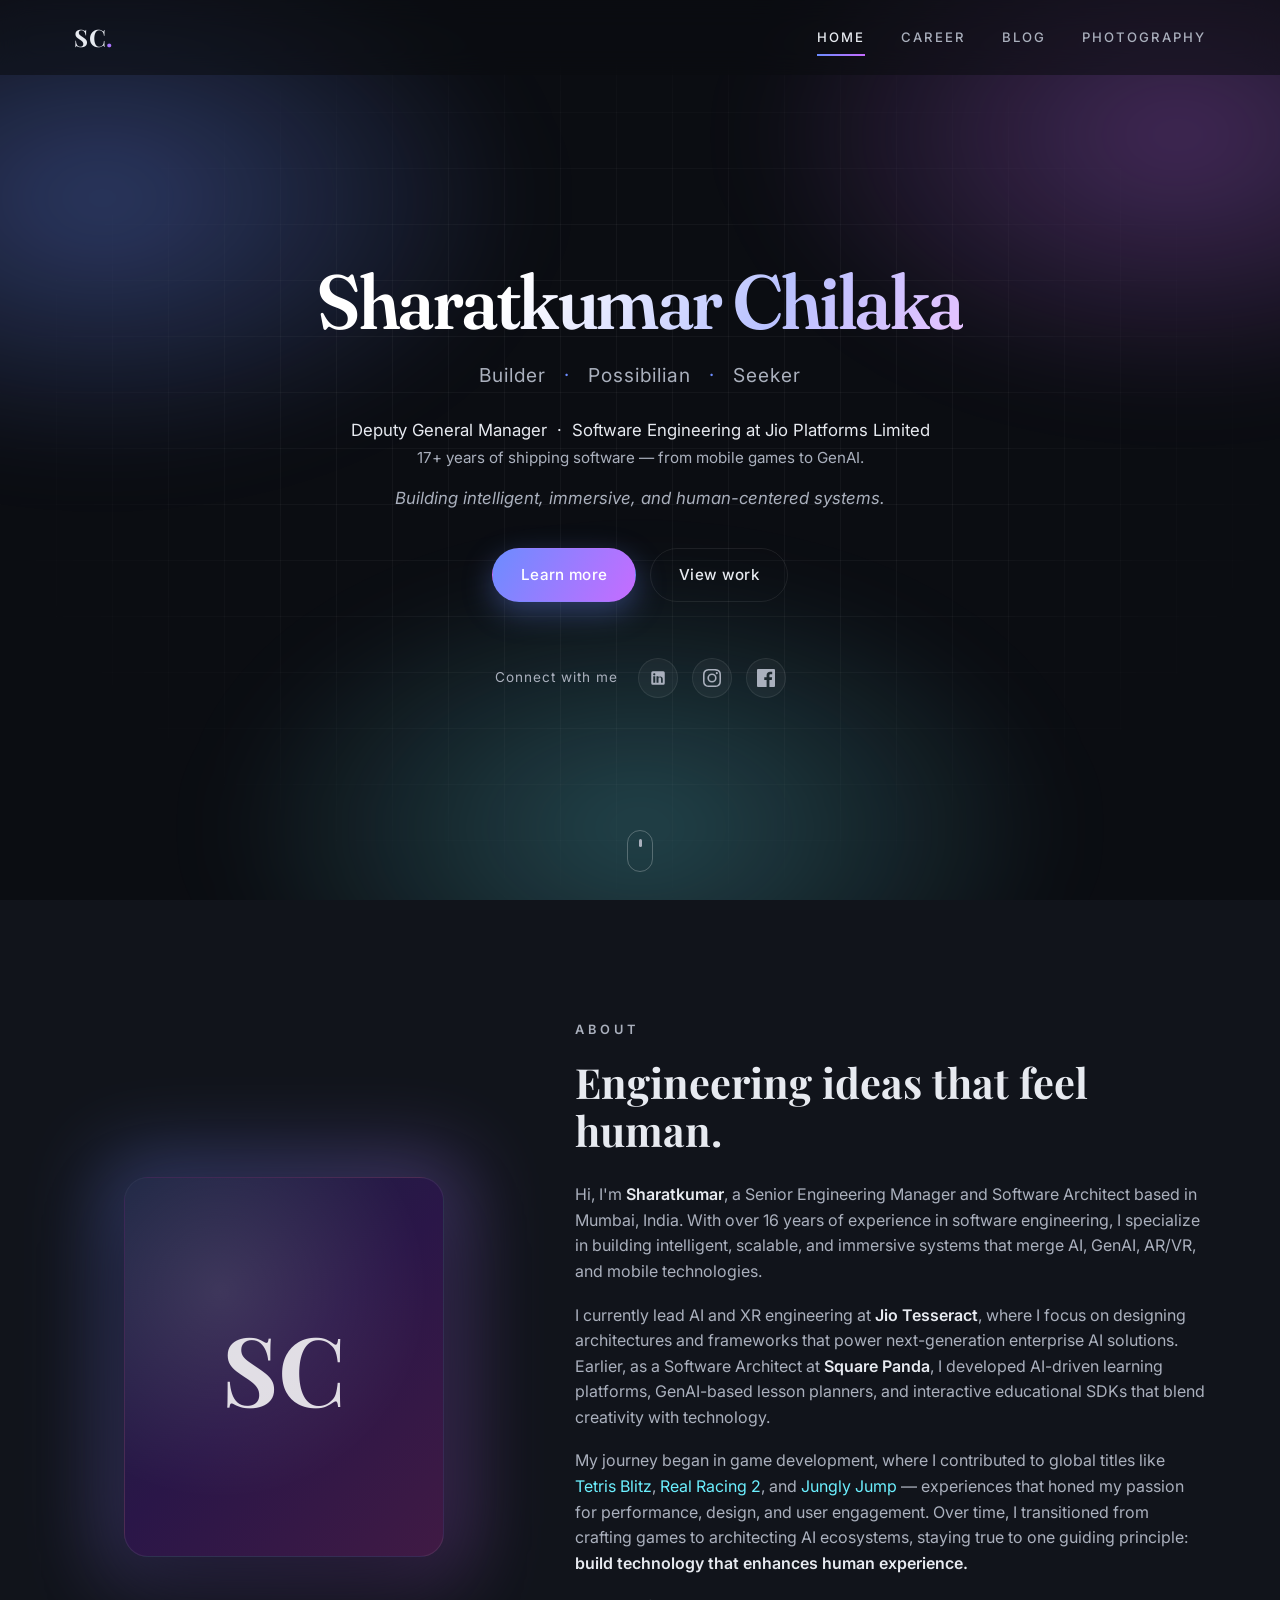
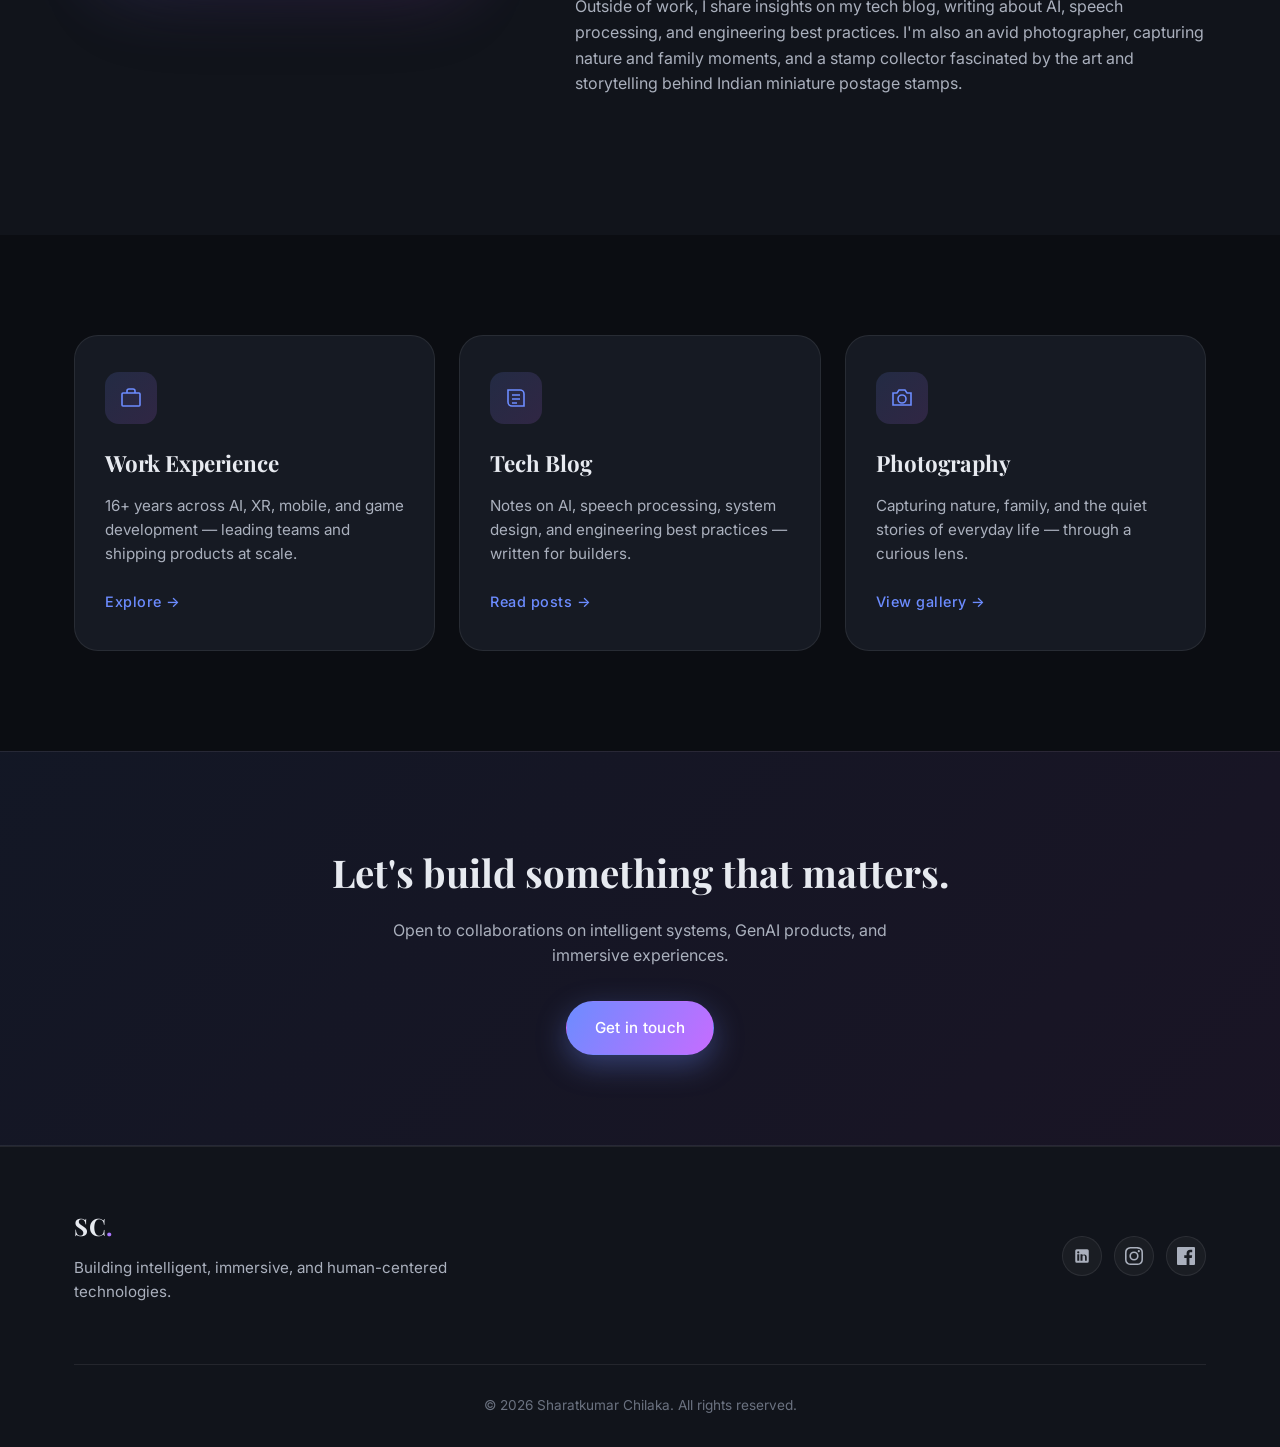
<file: index.html>
<!DOCTYPE html>
<html lang="en">
<head>
  <meta charset="UTF-8" />
  <meta name="viewport" content="width=device-width, initial-scale=1.0" />
  <meta name="description" content="Sharatkumar Chilaka - Builder, Possibilian, Seeker. Deputy General Manager, Software Engineering at Jio Platforms Limited. 17+ years of shipping software, from mobile games to GenAI." />
  <title>Sharatkumar Chilaka — Builder | Possibilian | Seeker</title>
  <link rel="preconnect" href="https://fonts.googleapis.com" />
  <link rel="preconnect" href="https://fonts.gstatic.com" crossorigin />
  <link href="https://fonts.googleapis.com/css2?family=Fraunces:opsz,wght@9..144,400..900&family=Inter:wght@300;400;500;600;700;800&family=Playfair+Display:wght@400;600;700&display=swap" rel="stylesheet" />
  <link rel="stylesheet" href="styles.css" />
</head>
<body>
  <header class="navbar" id="navbar">
    <div class="nav-container">
      <a href="index.html" class="logo">SC<span class="logo-dot">.</span></a>
      <nav class="nav-links" aria-label="Primary">
        <a href="index.html" class="nav-link active">HOME</a>
        <a href="career.html" class="nav-link">CAREER</a>
        <a href="blog.html" class="nav-link">BLOG</a>
        <a href="photography.html" class="nav-link">PHOTOGRAPHY</a>
      </nav>
      <button class="menu-toggle" id="menuToggle" aria-label="Toggle menu" aria-expanded="false">
        <span></span><span></span><span></span>
      </button>
    </div>
  </header>

  <section class="hero" id="home">
    <div class="hero-bg">
      <div class="rgb-wave"></div>
      <div class="grid-overlay"></div>
    </div>
    <div class="hero-content">
      <h1 class="hero-title">Sharatkumar Chilaka</h1>
      <p class="hero-tagline">
        <span>Builder</span>
        <span class="separator">·</span>
        <span>Possibilian</span>
        <span class="separator">·</span>
        <span>Seeker</span>
      </p>
      <p class="hero-subtitle">
        Deputy General Manager &nbsp;·&nbsp; Software Engineering at Jio Platforms Limited
        <br />
        <span class="hero-meta">17+ years of shipping software &mdash; from mobile games to GenAI.</span>
      </p>
      <p class="hero-quote">Building intelligent, immersive, and human-centered systems.</p>

      <div class="hero-cta">
        <a href="#about" class="btn btn-primary">Learn more</a>
        <a href="career.html" class="btn btn-ghost">View work</a>
      </div>

      <div class="hero-socials">
        <span class="connect-text">Connect with me</span>
        <a href="https://www.linkedin.com/in/sharatkumar-chilaka/" class="social-icon" aria-label="LinkedIn" target="_blank" rel="noopener noreferrer">
          <svg viewBox="0 0 24 24" fill="currentColor"><path d="M19 3a2 2 0 012 2v14a2 2 0 01-2 2H5a2 2 0 01-2-2V5a2 2 0 012-2h14zM8.34 18.34V9.67H5.67v8.67h2.67zM7 8.5A1.5 1.5 0 105.5 7 1.5 1.5 0 007 8.5zm11.34 9.84v-4.74c0-2.55-1.36-3.74-3.18-3.74a2.74 2.74 0 00-2.49 1.37V9.67h-2.67v8.67h2.67v-4.84c0-1.27.24-2.5 1.81-2.5s1.59 1.45 1.59 2.58v4.76z"/></svg>
        </a>
        <a href="https://www.instagram.com/sharatkumarck/" class="social-icon" aria-label="Instagram" target="_blank" rel="noopener noreferrer">
          <svg viewBox="0 0 24 24" fill="currentColor"><path d="M12 2.16c3.2 0 3.58 0 4.85.07a6.6 6.6 0 012.23.41 3.97 3.97 0 011.43.93 3.97 3.97 0 01.93 1.43 6.6 6.6 0 01.41 2.23c.06 1.27.07 1.65.07 4.85s0 3.58-.07 4.85a6.6 6.6 0 01-.41 2.23 4.24 4.24 0 01-2.36 2.36 6.6 6.6 0 01-2.23.41c-1.27.06-1.65.07-4.85.07s-3.58 0-4.85-.07a6.6 6.6 0 01-2.23-.41 4.24 4.24 0 01-2.36-2.36 6.6 6.6 0 01-.41-2.23C2.17 15.58 2.16 15.2 2.16 12s0-3.58.07-4.85a6.6 6.6 0 01.41-2.23A3.97 3.97 0 013.57 3.5a3.97 3.97 0 011.43-.93 6.6 6.6 0 012.23-.41C8.42 2.17 8.8 2.16 12 2.16zM12 0C8.74 0 8.33 0 7.05.07a8.78 8.78 0 00-2.91.56 5.88 5.88 0 00-2.13 1.39A5.88 5.88 0 00.63 4.14a8.78 8.78 0 00-.56 2.91C0 8.33 0 8.74 0 12s0 3.67.07 4.95a8.78 8.78 0 00.56 2.91 5.88 5.88 0 001.39 2.12 5.88 5.88 0 002.12 1.39 8.78 8.78 0 002.91.56C8.33 24 8.74 24 12 24s3.67 0 4.95-.07a8.78 8.78 0 002.91-.56 6.13 6.13 0 003.51-3.51 8.78 8.78 0 00.56-2.91C24 15.67 24 15.26 24 12s0-3.67-.07-4.95a8.78 8.78 0 00-.56-2.91 5.88 5.88 0 00-1.39-2.12A5.88 5.88 0 0019.86.63a8.78 8.78 0 00-2.91-.56C15.67 0 15.26 0 12 0zm0 5.84A6.16 6.16 0 1018.16 12 6.16 6.16 0 0012 5.84zM12 16a4 4 0 114-4 4 4 0 01-4 4zm6.41-11.85a1.44 1.44 0 11-1.44 1.44 1.44 1.44 0 011.44-1.44z"/></svg>
        </a>
        <a href="https://www.facebook.com/sharatkumar.chilaka" class="social-icon" aria-label="Facebook" target="_blank" rel="noopener noreferrer">
          <svg viewBox="0 0 24 24" fill="currentColor"><path d="M22.68 0H1.32A1.32 1.32 0 000 1.32v21.36A1.32 1.32 0 001.32 24h11.49v-9.29h-3.13v-3.62h3.13V8.41c0-3.1 1.89-4.79 4.66-4.79a25.7 25.7 0 012.8.14v3.24h-1.92c-1.5 0-1.8.72-1.8 1.76v2.31h3.59l-.47 3.62h-3.12V24h6.12A1.32 1.32 0 0024 22.68V1.32A1.32 1.32 0 0022.68 0z"/></svg>
        </a>
      </div>
    </div>
    <div class="scroll-indicator" aria-hidden="true">
      <span></span>
    </div>
  </section>

  <section class="about" id="about">
    <div class="container about-grid">
      <div class="about-image">
        <div class="image-frame">
          <div class="image-placeholder" role="img" aria-label="Portrait of Sharatkumar Chilaka">
            <span>SC</span>
          </div>
          <div class="image-glow"></div>
        </div>
      </div>
      <div class="about-text">
        <p class="section-eyebrow">About</p>
        <h2 class="section-title">Engineering ideas that feel human.</h2>
        <p>
          Hi, I'm <strong>Sharatkumar</strong>, a Senior Engineering Manager and Software Architect based in
          Mumbai, India. With over 16 years of experience in software engineering, I specialize in building
          intelligent, scalable, and immersive systems that merge AI, GenAI, AR/VR, and mobile technologies.
        </p>
        <p>
          I currently lead AI and XR engineering at <strong>Jio Tesseract</strong>, where I focus on designing
          architectures and frameworks that power next-generation enterprise AI solutions. Earlier, as a
          Software Architect at <strong>Square Panda</strong>, I developed AI-driven learning platforms,
          GenAI-based lesson planners, and interactive educational SDKs that blend creativity with technology.
        </p>
        <p>
          My journey began in game development, where I contributed to global titles like
          <em>Tetris Blitz</em>, <em>Real Racing 2</em>, and <em>Jungly Jump</em> — experiences that honed my
          passion for performance, design, and user engagement. Over time, I transitioned from crafting games
          to architecting AI ecosystems, staying true to one guiding principle:
          <strong>build technology that enhances human experience.</strong>
        </p>
        <p>
          Outside of work, I share insights on my tech blog, writing about AI, speech processing, and
          engineering best practices. I'm also an avid photographer, capturing nature and family moments, and
          a stamp collector fascinated by the art and storytelling behind Indian miniature postage stamps.
        </p>
      </div>
    </div>
  </section>

  <section class="cards-section" id="explore">
    <div class="container">
      <div class="cards-grid">
        <a href="career.html" class="feature-card">
          <div class="card-icon">
            <svg viewBox="0 0 24 24" fill="none" stroke="currentColor" stroke-width="1.6"><path d="M20 7H4a1 1 0 00-1 1v11a1 1 0 001 1h16a1 1 0 001-1V8a1 1 0 00-1-1z"/><path d="M16 7V5a2 2 0 00-2-2h-4a2 2 0 00-2 2v2"/></svg>
          </div>
          <h3>Work Experience</h3>
          <p>16+ years across AI, XR, mobile, and game development — leading teams and shipping products at scale.</p>
          <span class="card-arrow">Explore →</span>
        </a>

        <a href="blog.html" class="feature-card">
          <div class="card-icon">
            <svg viewBox="0 0 24 24" fill="none" stroke="currentColor" stroke-width="1.6"><path d="M4 4h12a4 4 0 014 4v12H8a4 4 0 01-4-4V4z"/><path d="M8 9h8M8 13h8M8 17h5"/></svg>
          </div>
          <h3>Tech Blog</h3>
          <p>Notes on AI, speech processing, system design, and engineering best practices — written for builders.</p>
          <span class="card-arrow">Read posts →</span>
        </a>

        <a href="photography.html" class="feature-card">
          <div class="card-icon">
            <svg viewBox="0 0 24 24" fill="none" stroke="currentColor" stroke-width="1.6"><path d="M3 7h4l2-3h6l2 3h4v12H3z"/><circle cx="12" cy="13" r="4"/></svg>
          </div>
          <h3>Photography</h3>
          <p>Capturing nature, family, and the quiet stories of everyday life — through a curious lens.</p>
          <span class="card-arrow">View gallery →</span>
        </a>
      </div>
    </div>
  </section>

  <section class="cta-band">
    <div class="container">
      <h2>Let's build something that matters.</h2>
      <p>Open to collaborations on intelligent systems, GenAI products, and immersive experiences.</p>
      <a href="mailto:hello@example.com" class="btn btn-primary">Get in touch</a>
    </div>
  </section>

  <footer class="footer">
    <div class="container footer-inner">
      <div class="footer-brand">
        <a href="index.html" class="logo">SC<span class="logo-dot">.</span></a>
        <p>Building intelligent, immersive, and human-centered technologies.</p>
      </div>
      <div class="footer-socials">
        <a href="https://www.linkedin.com/in/sharatkumar-chilaka/" class="social-icon" aria-label="LinkedIn" target="_blank" rel="noopener noreferrer">
          <svg viewBox="0 0 24 24" fill="currentColor"><path d="M19 3a2 2 0 012 2v14a2 2 0 01-2 2H5a2 2 0 01-2-2V5a2 2 0 012-2h14zM8.34 18.34V9.67H5.67v8.67h2.67zM7 8.5A1.5 1.5 0 105.5 7 1.5 1.5 0 007 8.5zm11.34 9.84v-4.74c0-2.55-1.36-3.74-3.18-3.74a2.74 2.74 0 00-2.49 1.37V9.67h-2.67v8.67h2.67v-4.84c0-1.27.24-2.5 1.81-2.5s1.59 1.45 1.59 2.58v4.76z"/></svg>
        </a>
        <a href="https://www.instagram.com/sharatkumarck/" class="social-icon" aria-label="Instagram" target="_blank" rel="noopener noreferrer">
          <svg viewBox="0 0 24 24" fill="currentColor"><path d="M12 2.16c3.2 0 3.58 0 4.85.07a6.6 6.6 0 012.23.41 3.97 3.97 0 011.43.93 3.97 3.97 0 01.93 1.43 6.6 6.6 0 01.41 2.23c.06 1.27.07 1.65.07 4.85s0 3.58-.07 4.85a6.6 6.6 0 01-.41 2.23 4.24 4.24 0 01-2.36 2.36 6.6 6.6 0 01-2.23.41c-1.27.06-1.65.07-4.85.07s-3.58 0-4.85-.07a6.6 6.6 0 01-2.23-.41 4.24 4.24 0 01-2.36-2.36 6.6 6.6 0 01-.41-2.23C2.17 15.58 2.16 15.2 2.16 12s0-3.58.07-4.85a6.6 6.6 0 01.41-2.23A3.97 3.97 0 013.57 3.5a3.97 3.97 0 011.43-.93 6.6 6.6 0 012.23-.41C8.42 2.17 8.8 2.16 12 2.16zM12 0C8.74 0 8.33 0 7.05.07a8.78 8.78 0 00-2.91.56 5.88 5.88 0 00-2.13 1.39A5.88 5.88 0 00.63 4.14a8.78 8.78 0 00-.56 2.91C0 8.33 0 8.74 0 12s0 3.67.07 4.95a8.78 8.78 0 00.56 2.91 5.88 5.88 0 001.39 2.12 5.88 5.88 0 002.12 1.39 8.78 8.78 0 002.91.56C8.33 24 8.74 24 12 24s3.67 0 4.95-.07a8.78 8.78 0 002.91-.56 6.13 6.13 0 003.51-3.51 8.78 8.78 0 00.56-2.91C24 15.67 24 15.26 24 12s0-3.67-.07-4.95a8.78 8.78 0 00-.56-2.91 5.88 5.88 0 00-1.39-2.12A5.88 5.88 0 0019.86.63a8.78 8.78 0 00-2.91-.56C15.67 0 15.26 0 12 0zm0 5.84A6.16 6.16 0 1018.16 12 6.16 6.16 0 0012 5.84zM12 16a4 4 0 114-4 4 4 0 01-4 4zm6.41-11.85a1.44 1.44 0 11-1.44 1.44 1.44 1.44 0 011.44-1.44z"/></svg>
        </a>
        <a href="https://www.facebook.com/sharatkumar.chilaka" class="social-icon" aria-label="Facebook" target="_blank" rel="noopener noreferrer">
          <svg viewBox="0 0 24 24" fill="currentColor"><path d="M22.68 0H1.32A1.32 1.32 0 000 1.32v21.36A1.32 1.32 0 001.32 24h11.49v-9.29h-3.13v-3.62h3.13V8.41c0-3.1 1.89-4.79 4.66-4.79a25.7 25.7 0 012.8.14v3.24h-1.92c-1.5 0-1.8.72-1.8 1.76v2.31h3.59l-.47 3.62h-3.12V24h6.12A1.32 1.32 0 0024 22.68V1.32A1.32 1.32 0 0022.68 0z"/></svg>
        </a>
      </div>
      <p class="copyright">© 2026 Sharatkumar Chilaka. All rights reserved.</p>
    </div>
  </footer>

  <script src="script.js"></script>
</body>
</html>
</file>
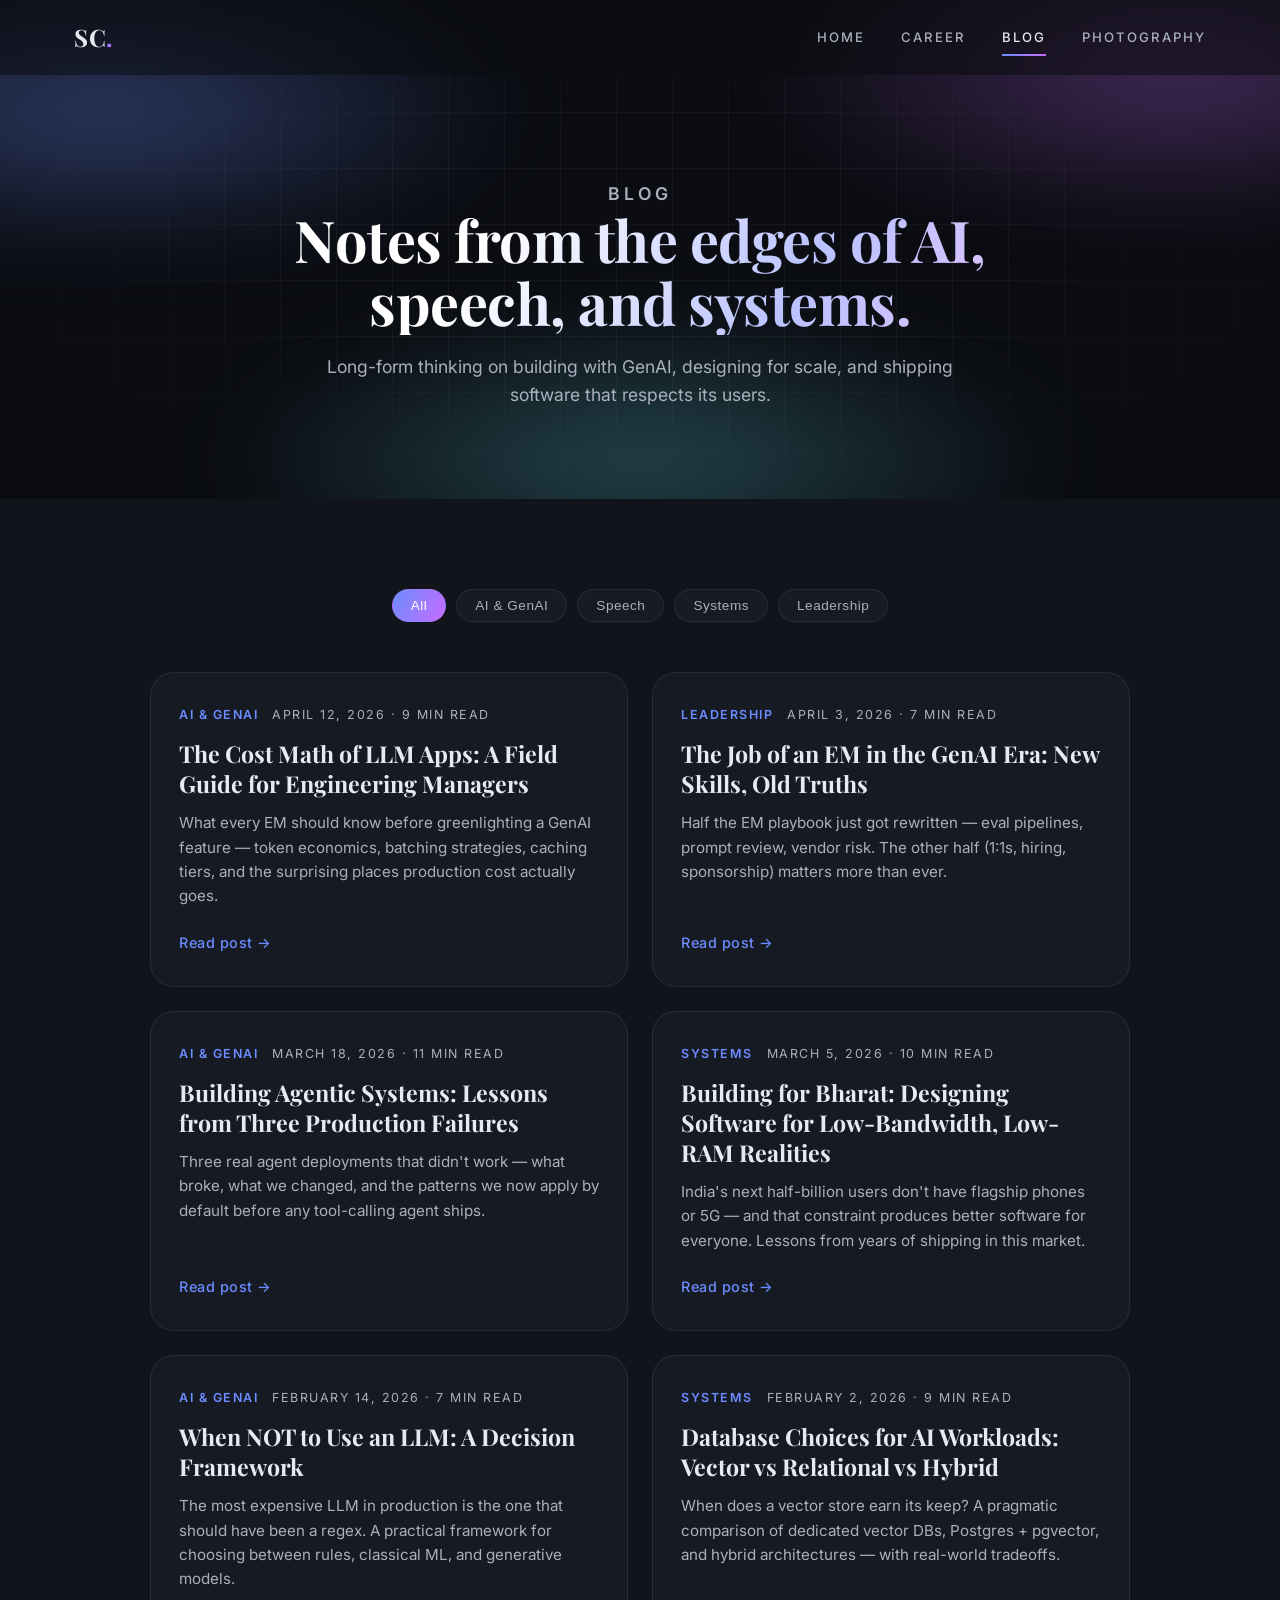
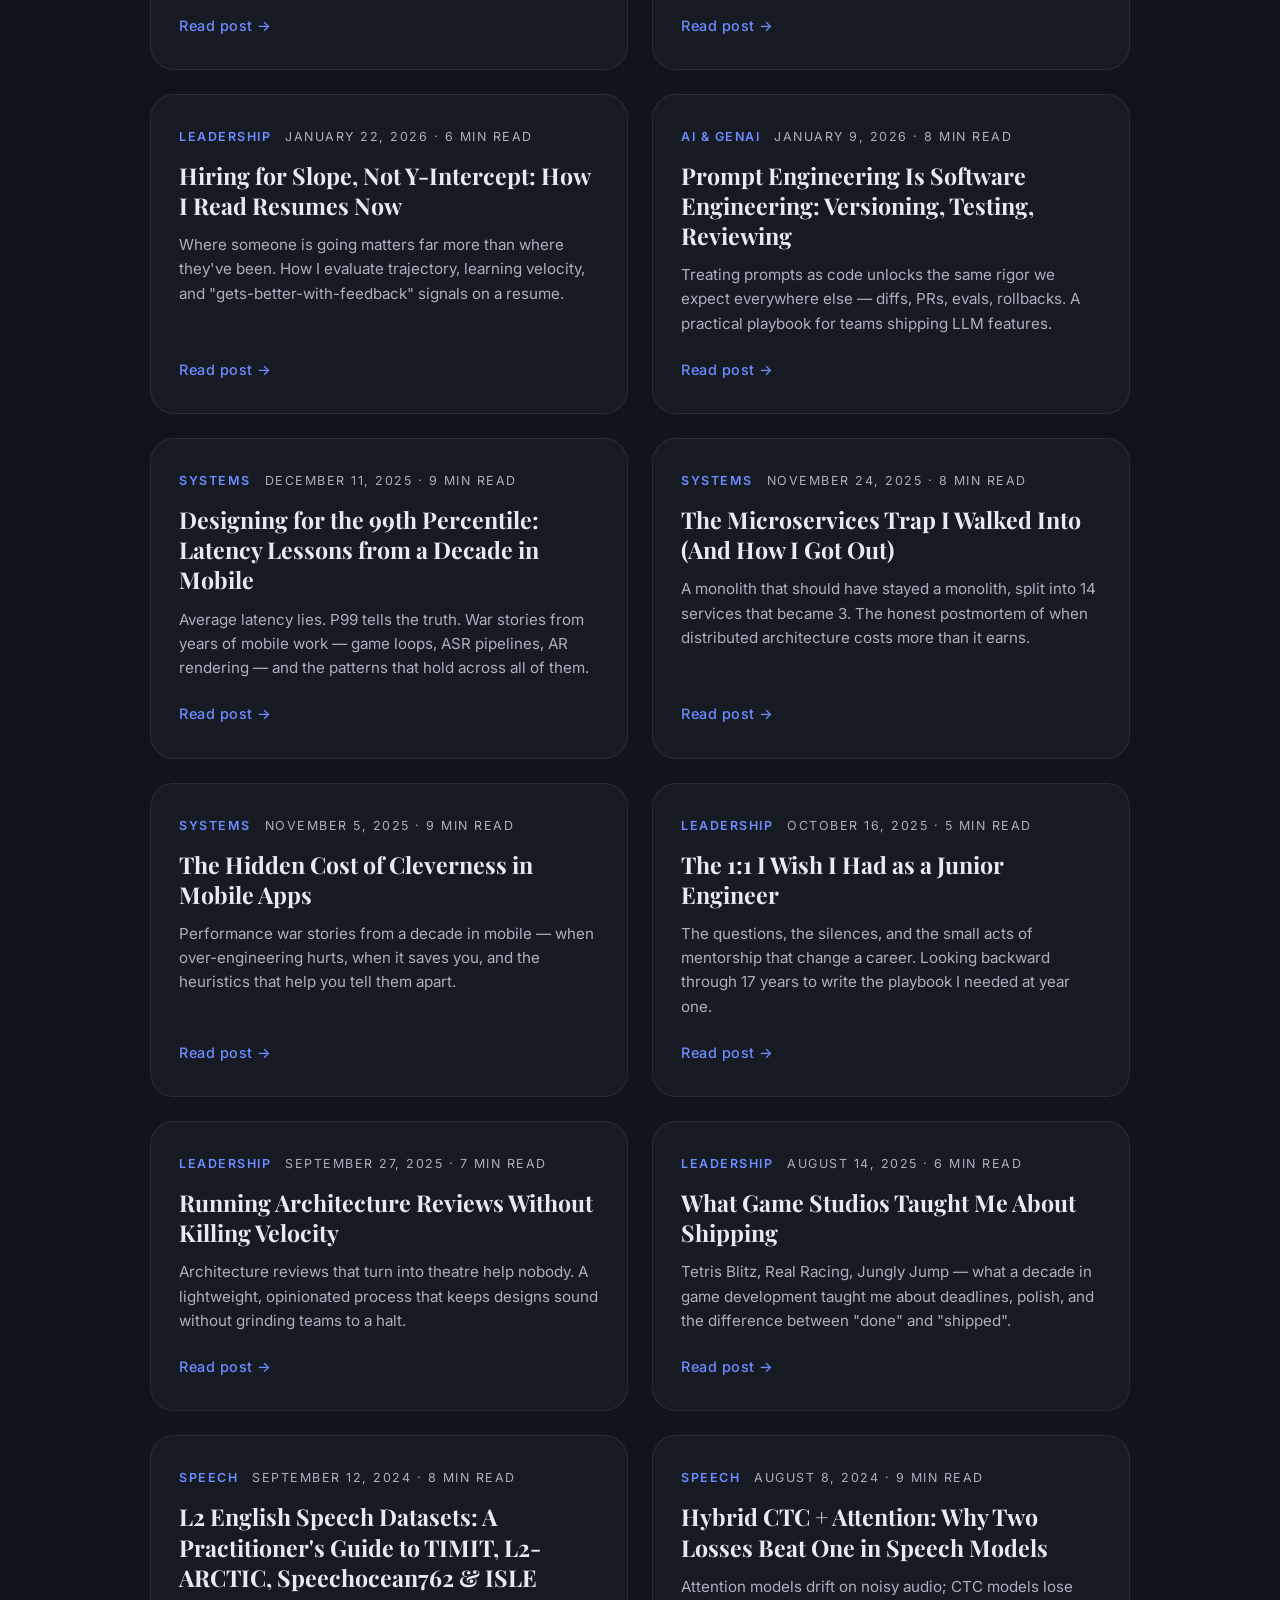
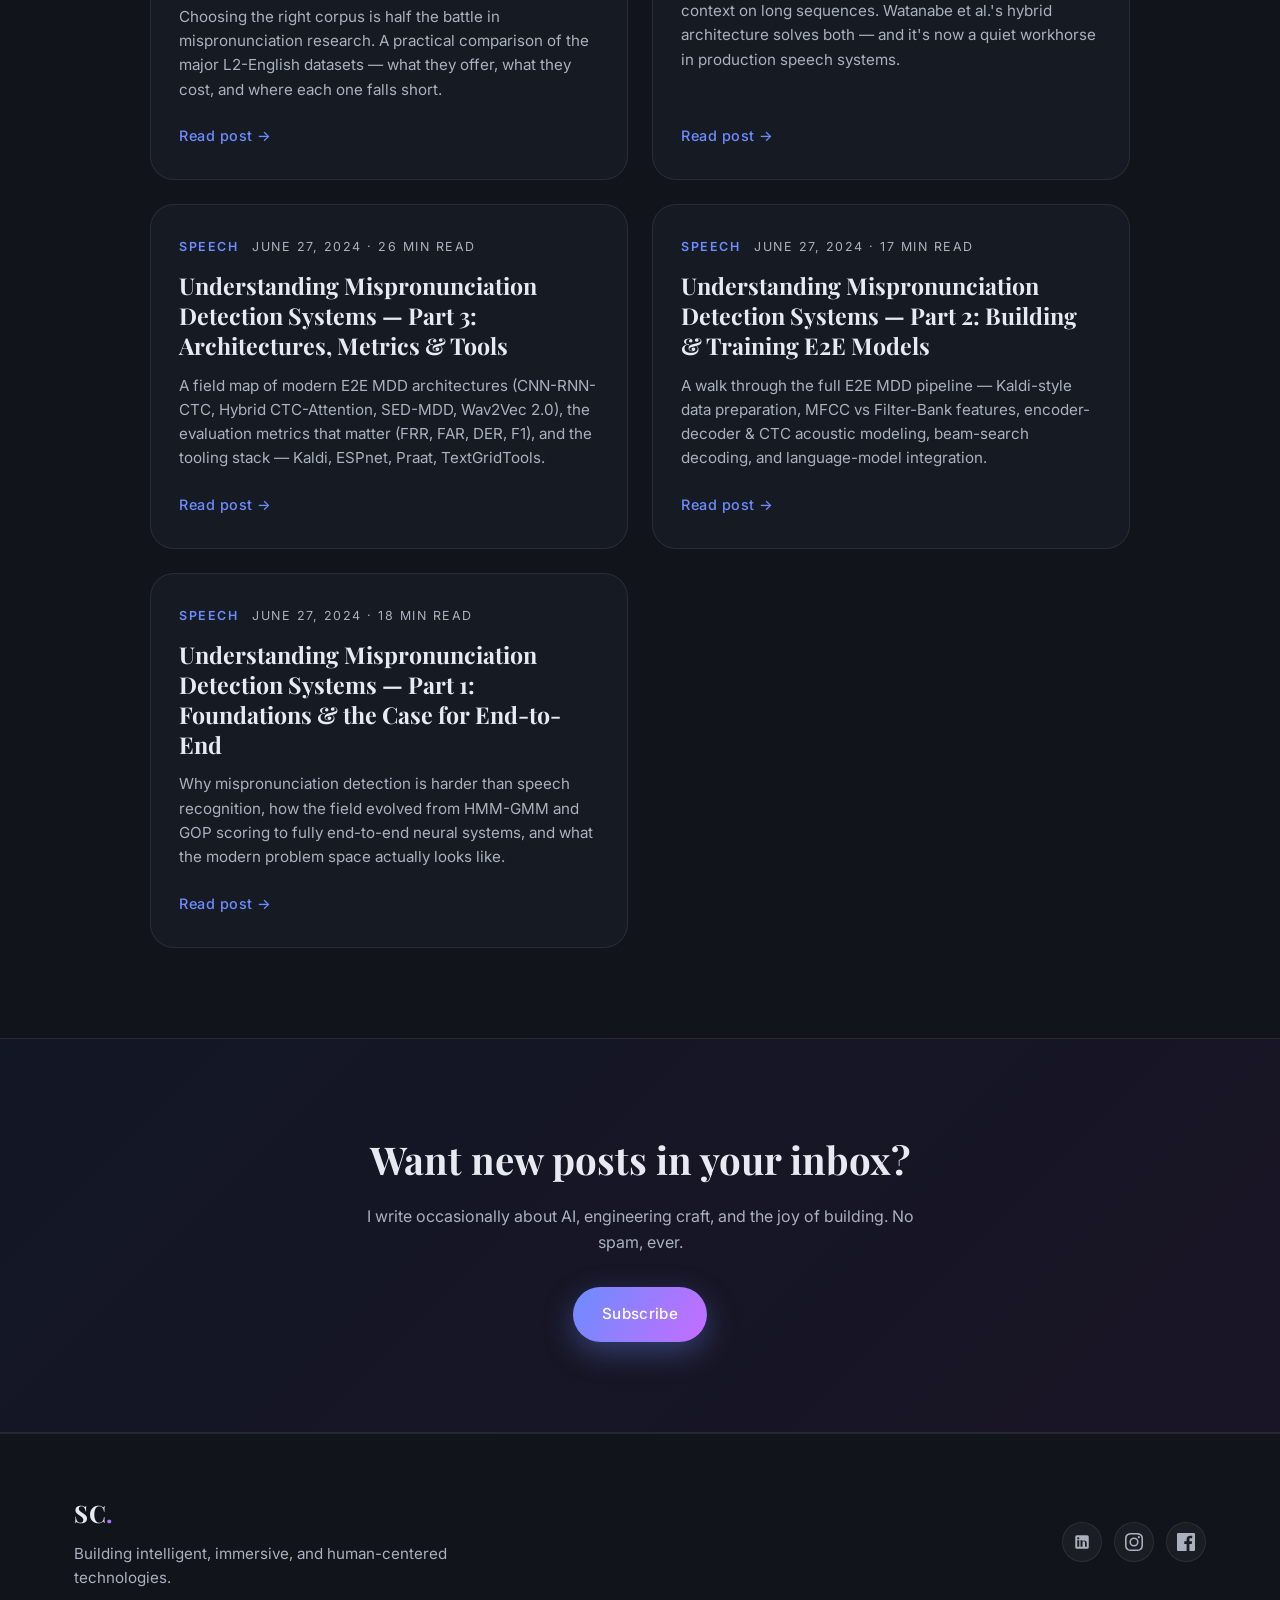
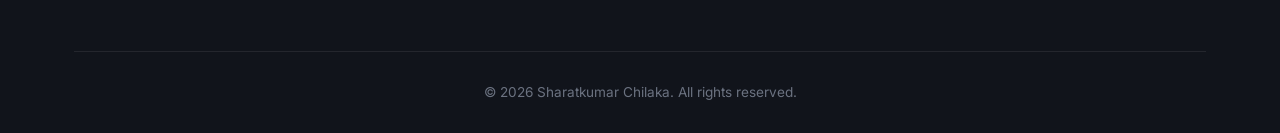
<file: blog.html>
<!DOCTYPE html>
<html lang="en">
<head>
  <meta charset="UTF-8" />
  <meta name="viewport" content="width=device-width, initial-scale=1.0" />
  <meta name="description" content="Tech blog by Sharatkumar Chilaka — notes on AI, GenAI, speech processing, system design, and engineering best practices." />
  <title>Blog — Sharatkumar Chilaka</title>
  <link rel="preconnect" href="https://fonts.googleapis.com" />
  <link rel="preconnect" href="https://fonts.gstatic.com" crossorigin />
  <link href="https://fonts.googleapis.com/css2?family=Inter:wght@300;400;500;600;700;800&family=Playfair+Display:wght@400;600;700&display=swap" rel="stylesheet" />
  <link rel="stylesheet" href="styles.css" />
</head>
<body>
  <header class="navbar" id="navbar">
    <div class="nav-container">
      <a href="index.html" class="logo">SC<span class="logo-dot">.</span></a>
      <nav class="nav-links" aria-label="Primary">
        <a href="index.html" class="nav-link">HOME</a>
        <a href="career.html" class="nav-link">CAREER</a>
        <a href="blog.html" class="nav-link active">BLOG</a>
        <a href="photography.html" class="nav-link">PHOTOGRAPHY</a>
      </nav>
      <button class="menu-toggle" id="menuToggle" aria-label="Toggle menu" aria-expanded="false">
        <span></span><span></span><span></span>
      </button>
    </div>
  </header>

  <section class="page-hero">
    <div class="hero-bg">
      <div class="rgb-wave"></div>
      <div class="grid-overlay"></div>
    </div>
    <div class="page-hero-content">
      <p class="section-eyebrow">Blog</p>
      <h1>Notes from the edges of AI, speech, and systems.</h1>
      <p>Long-form thinking on building with GenAI, designing for scale, and shipping software that respects its users.</p>
    </div>
  </section>

  <section class="page-section">
    <div class="container">
      <div class="filter-bar" role="tablist" aria-label="Blog categories">
        <button class="filter-chip active" data-filter="all">All</button>
        <button class="filter-chip" data-filter="ai">AI &amp; GenAI</button>
        <button class="filter-chip" data-filter="speech">Speech</button>
        <button class="filter-chip" data-filter="systems">Systems</button>
        <button class="filter-chip" data-filter="leadership">Leadership</button>
      </div>

      <div class="blog-grid">
        <a href="#" class="blog-card" data-category="ai">
          <div class="blog-meta">
            <span class="blog-category">AI &amp; GenAI</span>
            <span>April 12, 2026 · 9 min read</span>
          </div>
          <h3>The Cost Math of LLM Apps: A Field Guide for Engineering Managers</h3>
          <p>What every EM should know before greenlighting a GenAI feature — token economics, batching strategies, caching tiers, and the surprising places production cost actually goes.</p>
          <span class="card-arrow">Read post →</span>
        </a>

        <a href="#" class="blog-card" data-category="leadership">
          <div class="blog-meta">
            <span class="blog-category">Leadership</span>
            <span>April 3, 2026 · 7 min read</span>
          </div>
          <h3>The Job of an EM in the GenAI Era: New Skills, Old Truths</h3>
          <p>Half the EM playbook just got rewritten — eval pipelines, prompt review, vendor risk. The other half (1:1s, hiring, sponsorship) matters more than ever.</p>
          <span class="card-arrow">Read post →</span>
        </a>

        <a href="#" class="blog-card" data-category="ai">
          <div class="blog-meta">
            <span class="blog-category">AI &amp; GenAI</span>
            <span>March 18, 2026 · 11 min read</span>
          </div>
          <h3>Building Agentic Systems: Lessons from Three Production Failures</h3>
          <p>Three real agent deployments that didn't work — what broke, what we changed, and the patterns we now apply by default before any tool-calling agent ships.</p>
          <span class="card-arrow">Read post →</span>
        </a>

        <a href="#" class="blog-card" data-category="systems">
          <div class="blog-meta">
            <span class="blog-category">Systems</span>
            <span>March 5, 2026 · 10 min read</span>
          </div>
          <h3>Building for Bharat: Designing Software for Low-Bandwidth, Low-RAM Realities</h3>
          <p>India's next half-billion users don't have flagship phones or 5G — and that constraint produces better software for everyone. Lessons from years of shipping in this market.</p>
          <span class="card-arrow">Read post →</span>
        </a>

        <a href="#" class="blog-card" data-category="ai">
          <div class="blog-meta">
            <span class="blog-category">AI &amp; GenAI</span>
            <span>February 14, 2026 · 7 min read</span>
          </div>
          <h3>When NOT to Use an LLM: A Decision Framework</h3>
          <p>The most expensive LLM in production is the one that should have been a regex. A practical framework for choosing between rules, classical ML, and generative models.</p>
          <span class="card-arrow">Read post →</span>
        </a>

        <a href="#" class="blog-card" data-category="systems">
          <div class="blog-meta">
            <span class="blog-category">Systems</span>
            <span>February 2, 2026 · 9 min read</span>
          </div>
          <h3>Database Choices for AI Workloads: Vector vs Relational vs Hybrid</h3>
          <p>When does a vector store earn its keep? A pragmatic comparison of dedicated vector DBs, Postgres + pgvector, and hybrid architectures — with real-world tradeoffs.</p>
          <span class="card-arrow">Read post →</span>
        </a>

        <a href="#" class="blog-card" data-category="leadership">
          <div class="blog-meta">
            <span class="blog-category">Leadership</span>
            <span>January 22, 2026 · 6 min read</span>
          </div>
          <h3>Hiring for Slope, Not Y-Intercept: How I Read Resumes Now</h3>
          <p>Where someone is going matters far more than where they've been. How I evaluate trajectory, learning velocity, and "gets-better-with-feedback" signals on a resume.</p>
          <span class="card-arrow">Read post →</span>
        </a>

        <a href="#" class="blog-card" data-category="ai">
          <div class="blog-meta">
            <span class="blog-category">AI &amp; GenAI</span>
            <span>January 9, 2026 · 8 min read</span>
          </div>
          <h3>Prompt Engineering Is Software Engineering: Versioning, Testing, Reviewing</h3>
          <p>Treating prompts as code unlocks the same rigor we expect everywhere else — diffs, PRs, evals, rollbacks. A practical playbook for teams shipping LLM features.</p>
          <span class="card-arrow">Read post →</span>
        </a>

        <a href="#" class="blog-card" data-category="systems">
          <div class="blog-meta">
            <span class="blog-category">Systems</span>
            <span>December 11, 2025 · 9 min read</span>
          </div>
          <h3>Designing for the 99th Percentile: Latency Lessons from a Decade in Mobile</h3>
          <p>Average latency lies. P99 tells the truth. War stories from years of mobile work — game loops, ASR pipelines, AR rendering — and the patterns that hold across all of them.</p>
          <span class="card-arrow">Read post →</span>
        </a>

        <a href="#" class="blog-card" data-category="systems">
          <div class="blog-meta">
            <span class="blog-category">Systems</span>
            <span>November 24, 2025 · 8 min read</span>
          </div>
          <h3>The Microservices Trap I Walked Into (And How I Got Out)</h3>
          <p>A monolith that should have stayed a monolith, split into 14 services that became 3. The honest postmortem of when distributed architecture costs more than it earns.</p>
          <span class="card-arrow">Read post →</span>
        </a>

        <a href="#" class="blog-card" data-category="systems">
          <div class="blog-meta">
            <span class="blog-category">Systems</span>
            <span>November 5, 2025 · 9 min read</span>
          </div>
          <h3>The Hidden Cost of Cleverness in Mobile Apps</h3>
          <p>Performance war stories from a decade in mobile — when over-engineering hurts, when it saves you, and the heuristics that help you tell them apart.</p>
          <span class="card-arrow">Read post →</span>
        </a>

        <a href="#" class="blog-card" data-category="leadership">
          <div class="blog-meta">
            <span class="blog-category">Leadership</span>
            <span>October 16, 2025 · 5 min read</span>
          </div>
          <h3>The 1:1 I Wish I Had as a Junior Engineer</h3>
          <p>The questions, the silences, and the small acts of mentorship that change a career. Looking backward through 17 years to write the playbook I needed at year one.</p>
          <span class="card-arrow">Read post →</span>
        </a>

        <a href="#" class="blog-card" data-category="leadership">
          <div class="blog-meta">
            <span class="blog-category">Leadership</span>
            <span>September 27, 2025 · 7 min read</span>
          </div>
          <h3>Running Architecture Reviews Without Killing Velocity</h3>
          <p>Architecture reviews that turn into theatre help nobody. A lightweight, opinionated process that keeps designs sound without grinding teams to a halt.</p>
          <span class="card-arrow">Read post →</span>
        </a>

        <a href="#" class="blog-card" data-category="leadership">
          <div class="blog-meta">
            <span class="blog-category">Leadership</span>
            <span>August 14, 2025 · 6 min read</span>
          </div>
          <h3>What Game Studios Taught Me About Shipping</h3>
          <p>Tetris Blitz, Real Racing, Jungly Jump — what a decade in game development taught me about deadlines, polish, and the difference between "done" and "shipped".</p>
          <span class="card-arrow">Read post →</span>
        </a>

        <a href="#" class="blog-card" data-category="speech">
          <div class="blog-meta">
            <span class="blog-category">Speech</span>
            <span>September 12, 2024 · 8 min read</span>
          </div>
          <h3>L2 English Speech Datasets: A Practitioner's Guide to TIMIT, L2-ARCTIC, Speechocean762 &amp; ISLE</h3>
          <p>Choosing the right corpus is half the battle in mispronunciation research. A practical comparison of the major L2-English datasets — what they offer, what they cost, and where each one falls short.</p>
          <span class="card-arrow">Read post →</span>
        </a>

        <a href="#" class="blog-card" data-category="speech">
          <div class="blog-meta">
            <span class="blog-category">Speech</span>
            <span>August 8, 2024 · 9 min read</span>
          </div>
          <h3>Hybrid CTC + Attention: Why Two Losses Beat One in Speech Models</h3>
          <p>Attention models drift on noisy audio; CTC models lose context on long sequences. Watanabe et al.'s hybrid architecture solves both — and it's now a quiet workhorse in production speech systems.</p>
          <span class="card-arrow">Read post →</span>
        </a>

        <a href="https://www.sharatkumar.in/post/understanding-mispronunciation-detection-systems-part-3" class="blog-card" data-category="speech" target="_blank" rel="noopener noreferrer">
          <div class="blog-meta">
            <span class="blog-category">Speech</span>
            <span>June 27, 2024 · 26 min read</span>
          </div>
          <h3>Understanding Mispronunciation Detection Systems — Part 3: Architectures, Metrics &amp; Tools</h3>
          <p>A field map of modern E2E MDD architectures (CNN-RNN-CTC, Hybrid CTC-Attention, SED-MDD, Wav2Vec 2.0), the evaluation metrics that matter (FRR, FAR, DER, F1), and the tooling stack — Kaldi, ESPnet, Praat, TextGridTools.</p>
          <span class="card-arrow">Read post →</span>
        </a>

        <a href="https://www.sharatkumar.in/post/understanding-mispronunciation-detection-systems-part-2" class="blog-card" data-category="speech" target="_blank" rel="noopener noreferrer">
          <div class="blog-meta">
            <span class="blog-category">Speech</span>
            <span>June 27, 2024 · 17 min read</span>
          </div>
          <h3>Understanding Mispronunciation Detection Systems — Part 2: Building &amp; Training E2E Models</h3>
          <p>A walk through the full E2E MDD pipeline — Kaldi-style data preparation, MFCC vs Filter-Bank features, encoder-decoder &amp; CTC acoustic modeling, beam-search decoding, and language-model integration.</p>
          <span class="card-arrow">Read post →</span>
        </a>

        <a href="https://www.sharatkumar.in/post/understanding-mispronunciation-detection-systems-part-1" class="blog-card" data-category="speech" target="_blank" rel="noopener noreferrer">
          <div class="blog-meta">
            <span class="blog-category">Speech</span>
            <span>June 27, 2024 · 18 min read</span>
          </div>
          <h3>Understanding Mispronunciation Detection Systems — Part 1: Foundations &amp; the Case for End-to-End</h3>
          <p>Why mispronunciation detection is harder than speech recognition, how the field evolved from HMM-GMM and GOP scoring to fully end-to-end neural systems, and what the modern problem space actually looks like.</p>
          <span class="card-arrow">Read post →</span>
        </a>
      </div>
    </div>
  </section>

  <section class="cta-band">
    <div class="container">
      <h2>Want new posts in your inbox?</h2>
      <p>I write occasionally about AI, engineering craft, and the joy of building. No spam, ever.</p>
      <a href="mailto:hello@example.com" class="btn btn-primary">Subscribe</a>
    </div>
  </section>

  <footer class="footer">
    <div class="container footer-inner">
      <div class="footer-brand">
        <a href="index.html" class="logo">SC<span class="logo-dot">.</span></a>
        <p>Building intelligent, immersive, and human-centered technologies.</p>
      </div>
      <div class="footer-socials">
        <a href="https://www.linkedin.com/in/sharatkumar-chilaka/" class="social-icon" aria-label="LinkedIn" target="_blank" rel="noopener noreferrer">
          <svg viewBox="0 0 24 24" fill="currentColor"><path d="M19 3a2 2 0 012 2v14a2 2 0 01-2 2H5a2 2 0 01-2-2V5a2 2 0 012-2h14zM8.34 18.34V9.67H5.67v8.67h2.67zM7 8.5A1.5 1.5 0 105.5 7 1.5 1.5 0 007 8.5zm11.34 9.84v-4.74c0-2.55-1.36-3.74-3.18-3.74a2.74 2.74 0 00-2.49 1.37V9.67h-2.67v8.67h2.67v-4.84c0-1.27.24-2.5 1.81-2.5s1.59 1.45 1.59 2.58v4.76z"/></svg>
        </a>
        <a href="https://www.instagram.com/sharatkumarck/" class="social-icon" aria-label="Instagram" target="_blank" rel="noopener noreferrer">
          <svg viewBox="0 0 24 24" fill="currentColor"><path d="M12 2.16c3.2 0 3.58 0 4.85.07a6.6 6.6 0 012.23.41 3.97 3.97 0 011.43.93 3.97 3.97 0 01.93 1.43 6.6 6.6 0 01.41 2.23c.06 1.27.07 1.65.07 4.85s0 3.58-.07 4.85a6.6 6.6 0 01-.41 2.23 4.24 4.24 0 01-2.36 2.36 6.6 6.6 0 01-2.23.41c-1.27.06-1.65.07-4.85.07s-3.58 0-4.85-.07a6.6 6.6 0 01-2.23-.41 4.24 4.24 0 01-2.36-2.36 6.6 6.6 0 01-.41-2.23C2.17 15.58 2.16 15.2 2.16 12s0-3.58.07-4.85a6.6 6.6 0 01.41-2.23A3.97 3.97 0 013.57 3.5a3.97 3.97 0 011.43-.93 6.6 6.6 0 012.23-.41C8.42 2.17 8.8 2.16 12 2.16zM12 0C8.74 0 8.33 0 7.05.07a8.78 8.78 0 00-2.91.56 5.88 5.88 0 00-2.13 1.39A5.88 5.88 0 00.63 4.14a8.78 8.78 0 00-.56 2.91C0 8.33 0 8.74 0 12s0 3.67.07 4.95a8.78 8.78 0 00.56 2.91 5.88 5.88 0 001.39 2.12 5.88 5.88 0 002.12 1.39 8.78 8.78 0 002.91.56C8.33 24 8.74 24 12 24s3.67 0 4.95-.07a8.78 8.78 0 002.91-.56 6.13 6.13 0 003.51-3.51 8.78 8.78 0 00.56-2.91C24 15.67 24 15.26 24 12s0-3.67-.07-4.95a8.78 8.78 0 00-.56-2.91 5.88 5.88 0 00-1.39-2.12A5.88 5.88 0 0019.86.63a8.78 8.78 0 00-2.91-.56C15.67 0 15.26 0 12 0zm0 5.84A6.16 6.16 0 1018.16 12 6.16 6.16 0 0012 5.84zM12 16a4 4 0 114-4 4 4 0 01-4 4zm6.41-11.85a1.44 1.44 0 11-1.44 1.44 1.44 1.44 0 011.44-1.44z"/></svg>
        </a>
        <a href="https://www.facebook.com/sharatkumar.chilaka" class="social-icon" aria-label="Facebook" target="_blank" rel="noopener noreferrer">
          <svg viewBox="0 0 24 24" fill="currentColor"><path d="M22.68 0H1.32A1.32 1.32 0 000 1.32v21.36A1.32 1.32 0 001.32 24h11.49v-9.29h-3.13v-3.62h3.13V8.41c0-3.1 1.89-4.79 4.66-4.79a25.7 25.7 0 012.8.14v3.24h-1.92c-1.5 0-1.8.72-1.8 1.76v2.31h3.59l-.47 3.62h-3.12V24h6.12A1.32 1.32 0 0024 22.68V1.32A1.32 1.32 0 0022.68 0z"/></svg>
        </a>
      </div>
      <p class="copyright">© 2026 Sharatkumar Chilaka. All rights reserved.</p>
    </div>
  </footer>

  <script src="script.js"></script>
</body>
</html>
</file>
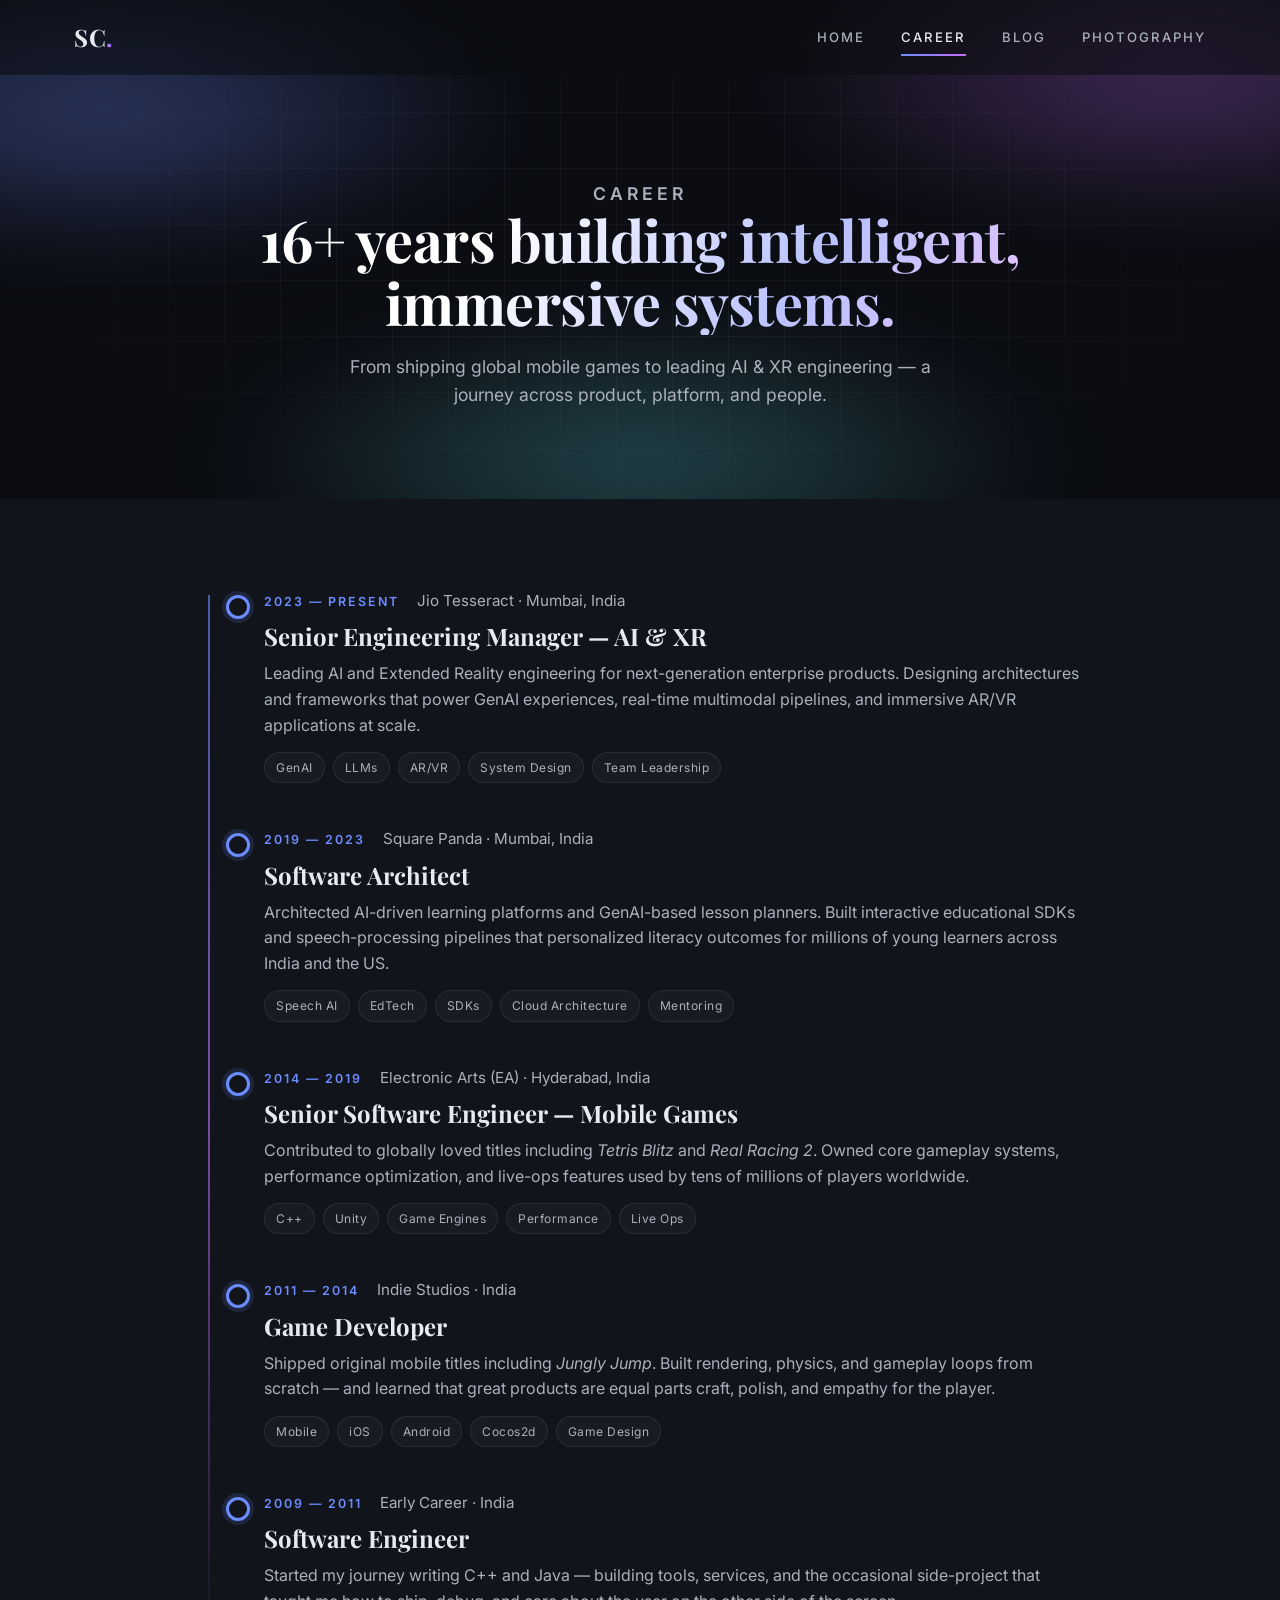
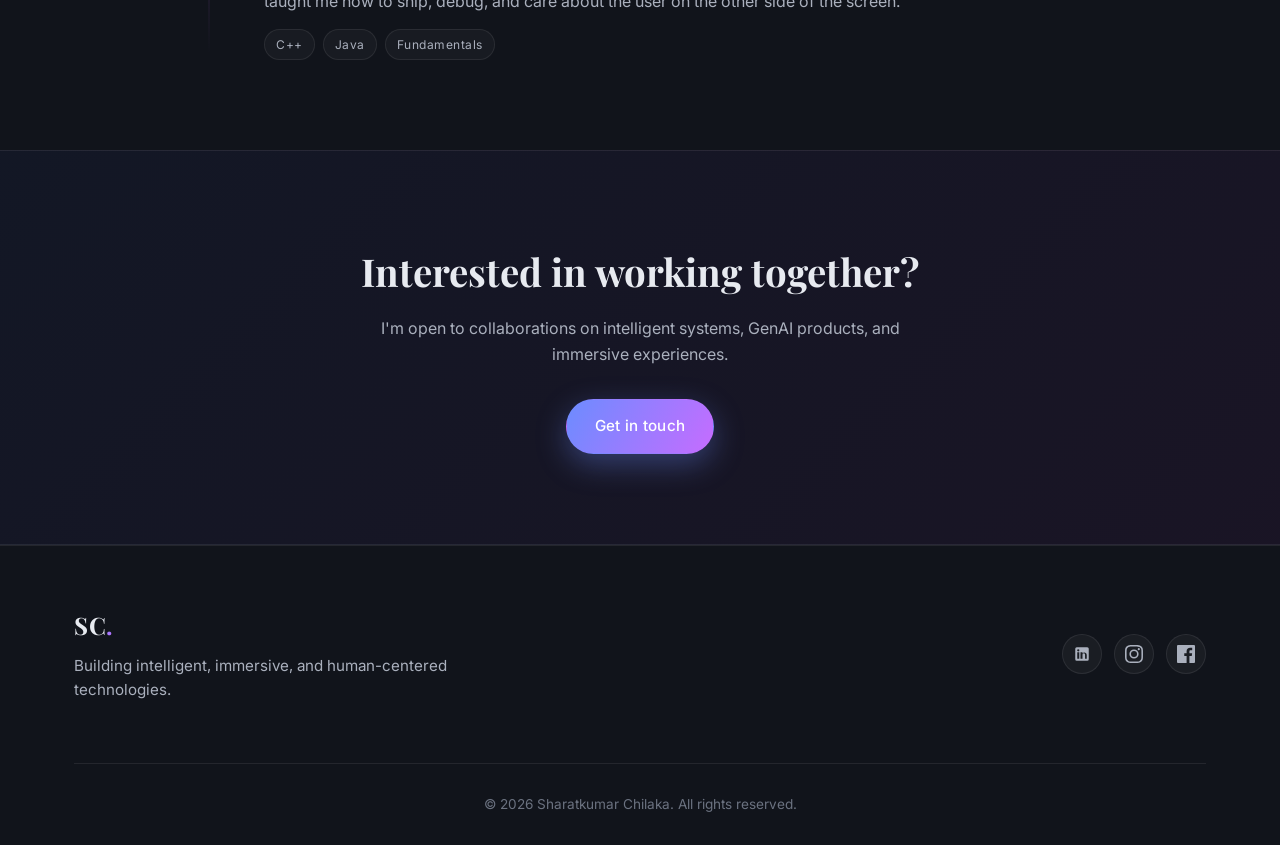
<file: career.html>
<!DOCTYPE html>
<html lang="en">
<head>
  <meta charset="UTF-8" />
  <meta name="viewport" content="width=device-width, initial-scale=1.0" />
  <meta name="description" content="Career and work experience of Sharatkumar Chilaka — Senior Engineering Manager specializing in GenAI, AI/ML, AR/VR, and Mobile technologies." />
  <title>Career — Sharatkumar Chilaka</title>
  <link rel="preconnect" href="https://fonts.googleapis.com" />
  <link rel="preconnect" href="https://fonts.gstatic.com" crossorigin />
  <link href="https://fonts.googleapis.com/css2?family=Inter:wght@300;400;500;600;700;800&family=Playfair+Display:wght@400;600;700&display=swap" rel="stylesheet" />
  <link rel="stylesheet" href="styles.css" />
</head>
<body>
  <header class="navbar" id="navbar">
    <div class="nav-container">
      <a href="index.html" class="logo">SC<span class="logo-dot">.</span></a>
      <nav class="nav-links" aria-label="Primary">
        <a href="index.html" class="nav-link">HOME</a>
        <a href="career.html" class="nav-link active">CAREER</a>
        <a href="blog.html" class="nav-link">BLOG</a>
        <a href="photography.html" class="nav-link">PHOTOGRAPHY</a>
      </nav>
      <button class="menu-toggle" id="menuToggle" aria-label="Toggle menu" aria-expanded="false">
        <span></span><span></span><span></span>
      </button>
    </div>
  </header>

  <section class="page-hero">
    <div class="hero-bg">
      <div class="rgb-wave"></div>
      <div class="grid-overlay"></div>
    </div>
    <div class="page-hero-content">
      <p class="section-eyebrow">Career</p>
      <h1>16+ years building intelligent, immersive systems.</h1>
      <p>From shipping global mobile games to leading AI &amp; XR engineering — a journey across product, platform, and people.</p>
    </div>
  </section>

  <section class="page-section">
    <div class="container">
      <div class="timeline">
        <div class="timeline-item">
          <div class="timeline-meta">
            <span class="timeline-period">2023 — Present</span>
            <span class="timeline-company">Jio Tesseract · Mumbai, India</span>
          </div>
          <h3 class="timeline-role">Senior Engineering Manager — AI &amp; XR</h3>
          <p class="timeline-desc">
            Leading AI and Extended Reality engineering for next-generation enterprise products. Designing
            architectures and frameworks that power GenAI experiences, real-time multimodal pipelines, and
            immersive AR/VR applications at scale.
          </p>
          <div class="timeline-tags">
            <span>GenAI</span><span>LLMs</span><span>AR/VR</span><span>System Design</span><span>Team Leadership</span>
          </div>
        </div>

        <div class="timeline-item">
          <div class="timeline-meta">
            <span class="timeline-period">2019 — 2023</span>
            <span class="timeline-company">Square Panda · Mumbai, India</span>
          </div>
          <h3 class="timeline-role">Software Architect</h3>
          <p class="timeline-desc">
            Architected AI-driven learning platforms and GenAI-based lesson planners. Built interactive
            educational SDKs and speech-processing pipelines that personalized literacy outcomes for
            millions of young learners across India and the US.
          </p>
          <div class="timeline-tags">
            <span>Speech AI</span><span>EdTech</span><span>SDKs</span><span>Cloud Architecture</span><span>Mentoring</span>
          </div>
        </div>

        <div class="timeline-item">
          <div class="timeline-meta">
            <span class="timeline-period">2014 — 2019</span>
            <span class="timeline-company">Electronic Arts (EA) · Hyderabad, India</span>
          </div>
          <h3 class="timeline-role">Senior Software Engineer — Mobile Games</h3>
          <p class="timeline-desc">
            Contributed to globally loved titles including <em>Tetris Blitz</em> and <em>Real Racing 2</em>.
            Owned core gameplay systems, performance optimization, and live-ops features used by tens of
            millions of players worldwide.
          </p>
          <div class="timeline-tags">
            <span>C++</span><span>Unity</span><span>Game Engines</span><span>Performance</span><span>Live Ops</span>
          </div>
        </div>

        <div class="timeline-item">
          <div class="timeline-meta">
            <span class="timeline-period">2011 — 2014</span>
            <span class="timeline-company">Indie Studios · India</span>
          </div>
          <h3 class="timeline-role">Game Developer</h3>
          <p class="timeline-desc">
            Shipped original mobile titles including <em>Jungly Jump</em>. Built rendering, physics, and
            gameplay loops from scratch — and learned that great products are equal parts craft, polish,
            and empathy for the player.
          </p>
          <div class="timeline-tags">
            <span>Mobile</span><span>iOS</span><span>Android</span><span>Cocos2d</span><span>Game Design</span>
          </div>
        </div>

        <div class="timeline-item">
          <div class="timeline-meta">
            <span class="timeline-period">2009 — 2011</span>
            <span class="timeline-company">Early Career · India</span>
          </div>
          <h3 class="timeline-role">Software Engineer</h3>
          <p class="timeline-desc">
            Started my journey writing C++ and Java — building tools, services, and the occasional
            side-project that taught me how to ship, debug, and care about the user on the other side
            of the screen.
          </p>
          <div class="timeline-tags">
            <span>C++</span><span>Java</span><span>Fundamentals</span>
          </div>
        </div>
      </div>
    </div>
  </section>

  <section class="cta-band">
    <div class="container">
      <h2>Interested in working together?</h2>
      <p>I'm open to collaborations on intelligent systems, GenAI products, and immersive experiences.</p>
      <a href="mailto:hello@example.com" class="btn btn-primary">Get in touch</a>
    </div>
  </section>

  <footer class="footer">
    <div class="container footer-inner">
      <div class="footer-brand">
        <a href="index.html" class="logo">SC<span class="logo-dot">.</span></a>
        <p>Building intelligent, immersive, and human-centered technologies.</p>
      </div>
      <div class="footer-socials">
        <a href="https://www.linkedin.com/in/sharatkumar-chilaka/" class="social-icon" aria-label="LinkedIn" target="_blank" rel="noopener noreferrer">
          <svg viewBox="0 0 24 24" fill="currentColor"><path d="M19 3a2 2 0 012 2v14a2 2 0 01-2 2H5a2 2 0 01-2-2V5a2 2 0 012-2h14zM8.34 18.34V9.67H5.67v8.67h2.67zM7 8.5A1.5 1.5 0 105.5 7 1.5 1.5 0 007 8.5zm11.34 9.84v-4.74c0-2.55-1.36-3.74-3.18-3.74a2.74 2.74 0 00-2.49 1.37V9.67h-2.67v8.67h2.67v-4.84c0-1.27.24-2.5 1.81-2.5s1.59 1.45 1.59 2.58v4.76z"/></svg>
        </a>
        <a href="https://www.instagram.com/sharatkumarck/" class="social-icon" aria-label="Instagram" target="_blank" rel="noopener noreferrer">
          <svg viewBox="0 0 24 24" fill="currentColor"><path d="M12 2.16c3.2 0 3.58 0 4.85.07a6.6 6.6 0 012.23.41 3.97 3.97 0 011.43.93 3.97 3.97 0 01.93 1.43 6.6 6.6 0 01.41 2.23c.06 1.27.07 1.65.07 4.85s0 3.58-.07 4.85a6.6 6.6 0 01-.41 2.23 4.24 4.24 0 01-2.36 2.36 6.6 6.6 0 01-2.23.41c-1.27.06-1.65.07-4.85.07s-3.58 0-4.85-.07a6.6 6.6 0 01-2.23-.41 4.24 4.24 0 01-2.36-2.36 6.6 6.6 0 01-.41-2.23C2.17 15.58 2.16 15.2 2.16 12s0-3.58.07-4.85a6.6 6.6 0 01.41-2.23A3.97 3.97 0 013.57 3.5a3.97 3.97 0 011.43-.93 6.6 6.6 0 012.23-.41C8.42 2.17 8.8 2.16 12 2.16zM12 0C8.74 0 8.33 0 7.05.07a8.78 8.78 0 00-2.91.56 5.88 5.88 0 00-2.13 1.39A5.88 5.88 0 00.63 4.14a8.78 8.78 0 00-.56 2.91C0 8.33 0 8.74 0 12s0 3.67.07 4.95a8.78 8.78 0 00.56 2.91 5.88 5.88 0 001.39 2.12 5.88 5.88 0 002.12 1.39 8.78 8.78 0 002.91.56C8.33 24 8.74 24 12 24s3.67 0 4.95-.07a8.78 8.78 0 002.91-.56 6.13 6.13 0 003.51-3.51 8.78 8.78 0 00.56-2.91C24 15.67 24 15.26 24 12s0-3.67-.07-4.95a8.78 8.78 0 00-.56-2.91 5.88 5.88 0 00-1.39-2.12A5.88 5.88 0 0019.86.63a8.78 8.78 0 00-2.91-.56C15.67 0 15.26 0 12 0zm0 5.84A6.16 6.16 0 1018.16 12 6.16 6.16 0 0012 5.84zM12 16a4 4 0 114-4 4 4 0 01-4 4zm6.41-11.85a1.44 1.44 0 11-1.44 1.44 1.44 1.44 0 011.44-1.44z"/></svg>
        </a>
        <a href="https://www.facebook.com/sharatkumar.chilaka" class="social-icon" aria-label="Facebook" target="_blank" rel="noopener noreferrer">
          <svg viewBox="0 0 24 24" fill="currentColor"><path d="M22.68 0H1.32A1.32 1.32 0 000 1.32v21.36A1.32 1.32 0 001.32 24h11.49v-9.29h-3.13v-3.62h3.13V8.41c0-3.1 1.89-4.79 4.66-4.79a25.7 25.7 0 012.8.14v3.24h-1.92c-1.5 0-1.8.72-1.8 1.76v2.31h3.59l-.47 3.62h-3.12V24h6.12A1.32 1.32 0 0024 22.68V1.32A1.32 1.32 0 0022.68 0z"/></svg>
        </a>
      </div>
      <p class="copyright">© 2026 Sharatkumar Chilaka. All rights reserved.</p>
    </div>
  </footer>

  <script src="script.js"></script>
</body>
</html>
</file>
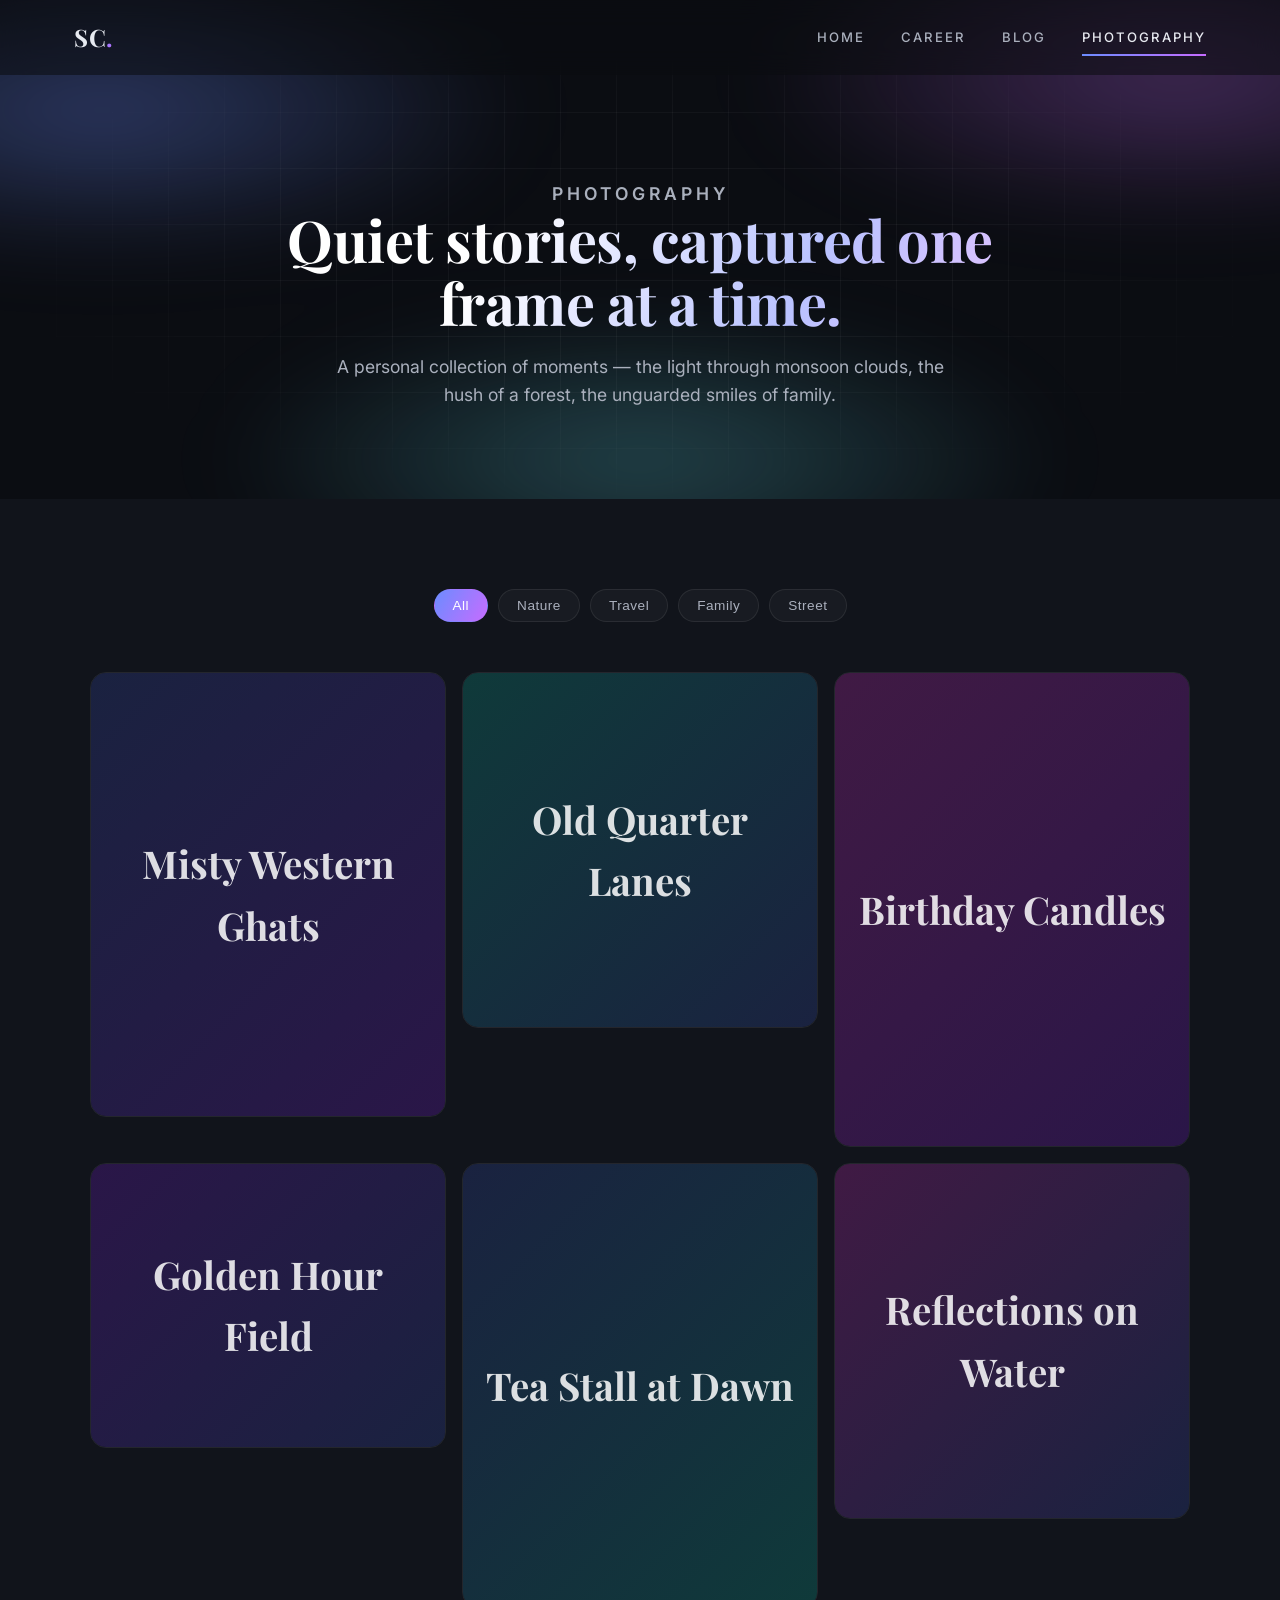
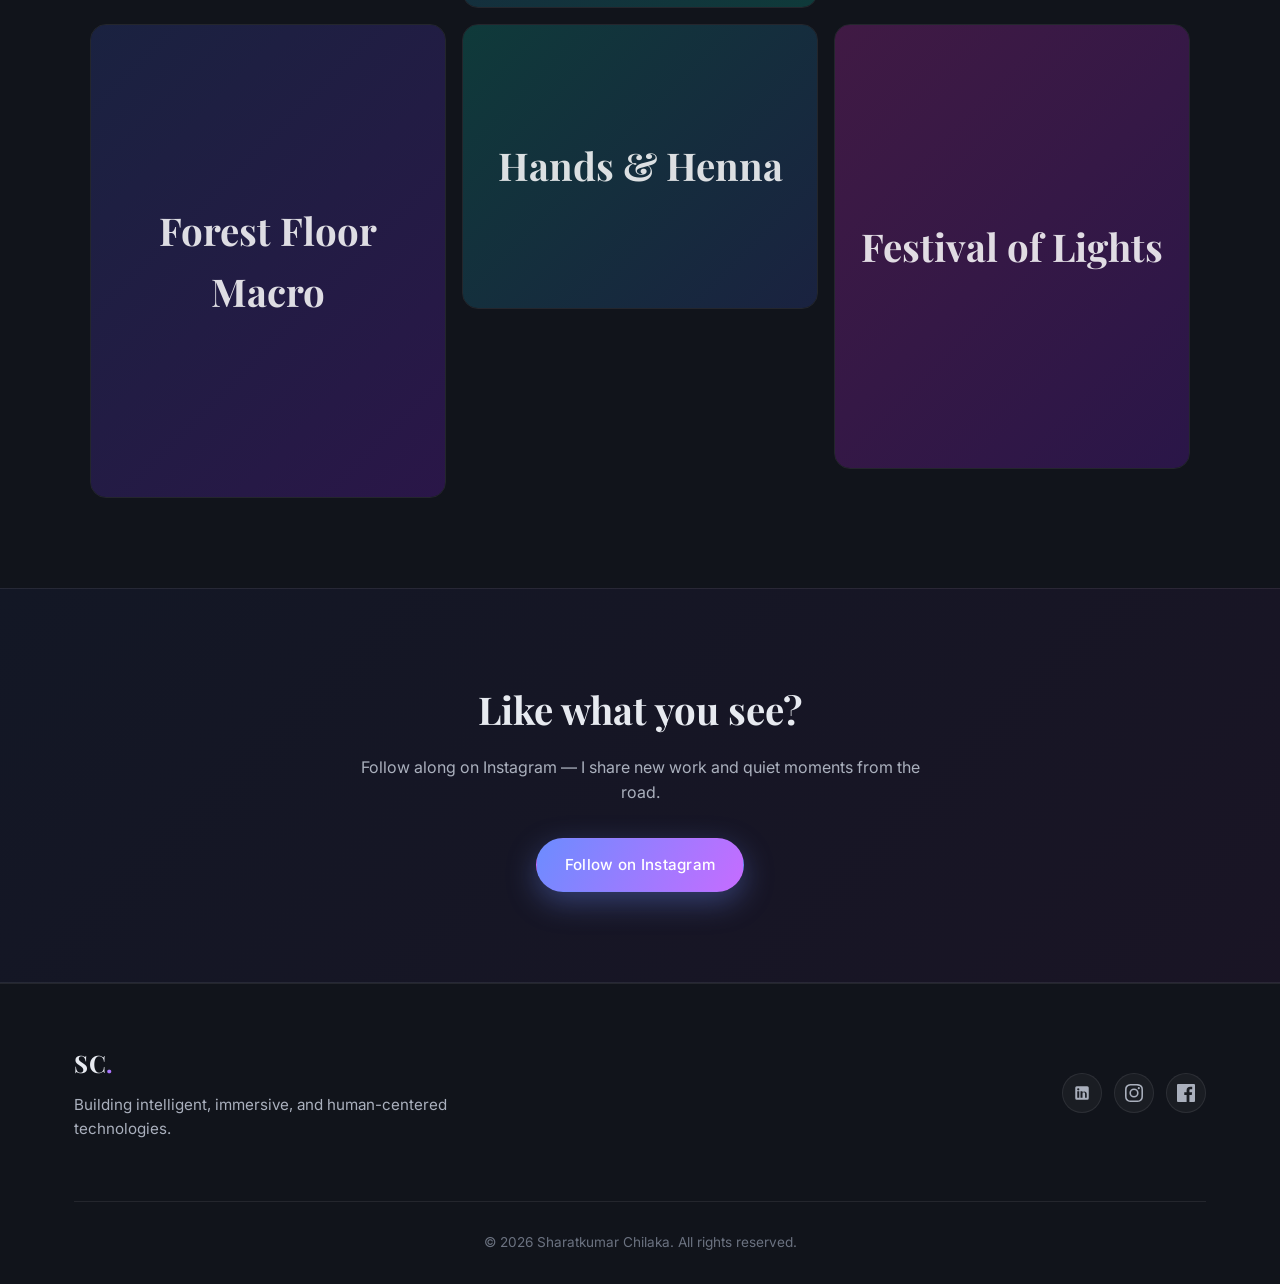
<file: photography.html>
<!DOCTYPE html>
<html lang="en">
<head>
  <meta charset="UTF-8" />
  <meta name="viewport" content="width=device-width, initial-scale=1.0" />
  <meta name="description" content="Photography by Sharatkumar Chilaka — capturing nature, family, and the quiet stories of everyday life through a curious lens." />
  <title>Photography — Sharatkumar Chilaka</title>
  <link rel="preconnect" href="https://fonts.googleapis.com" />
  <link rel="preconnect" href="https://fonts.gstatic.com" crossorigin />
  <link href="https://fonts.googleapis.com/css2?family=Inter:wght@300;400;500;600;700;800&family=Playfair+Display:wght@400;600;700&display=swap" rel="stylesheet" />
  <link rel="stylesheet" href="styles.css" />
</head>
<body>
  <header class="navbar" id="navbar">
    <div class="nav-container">
      <a href="index.html" class="logo">SC<span class="logo-dot">.</span></a>
      <nav class="nav-links" aria-label="Primary">
        <a href="index.html" class="nav-link">HOME</a>
        <a href="career.html" class="nav-link">CAREER</a>
        <a href="blog.html" class="nav-link">BLOG</a>
        <a href="photography.html" class="nav-link active">PHOTOGRAPHY</a>
      </nav>
      <button class="menu-toggle" id="menuToggle" aria-label="Toggle menu" aria-expanded="false">
        <span></span><span></span><span></span>
      </button>
    </div>
  </header>

  <section class="page-hero">
    <div class="hero-bg">
      <div class="rgb-wave"></div>
      <div class="grid-overlay"></div>
    </div>
    <div class="page-hero-content">
      <p class="section-eyebrow">Photography</p>
      <h1>Quiet stories, captured one frame at a time.</h1>
      <p>A personal collection of moments — the light through monsoon clouds, the hush of a forest, the unguarded smiles of family.</p>
    </div>
  </section>

  <section class="page-section">
    <div class="container">
      <div class="filter-bar" role="tablist" aria-label="Photography categories">
        <button class="filter-chip active" data-filter="all">All</button>
        <button class="filter-chip" data-filter="nature">Nature</button>
        <button class="filter-chip" data-filter="travel">Travel</button>
        <button class="filter-chip" data-filter="family">Family</button>
        <button class="filter-chip" data-filter="street">Street</button>
      </div>

      <div class="gallery-grid">
        <figure class="gallery-item" data-category="nature">
          <div class="gallery-bg">Misty Western Ghats</div>
          <figcaption class="gallery-overlay">
            <span class="gallery-title">Monsoon Veil</span>
            <span class="gallery-location">Western Ghats, India</span>
          </figcaption>
        </figure>

        <figure class="gallery-item" data-category="travel">
          <div class="gallery-bg">Old Quarter Lanes</div>
          <figcaption class="gallery-overlay">
            <span class="gallery-title">After the Rain</span>
            <span class="gallery-location">Pondicherry, India</span>
          </figcaption>
        </figure>

        <figure class="gallery-item" data-category="family">
          <div class="gallery-bg">Birthday Candles</div>
          <figcaption class="gallery-overlay">
            <span class="gallery-title">Five Wishes</span>
            <span class="gallery-location">Mumbai, India</span>
          </figcaption>
        </figure>

        <figure class="gallery-item" data-category="nature">
          <div class="gallery-bg">Golden Hour Field</div>
          <figcaption class="gallery-overlay">
            <span class="gallery-title">Last Light</span>
            <span class="gallery-location">Lonavala, India</span>
          </figcaption>
        </figure>

        <figure class="gallery-item" data-category="street">
          <div class="gallery-bg">Tea Stall at Dawn</div>
          <figcaption class="gallery-overlay">
            <span class="gallery-title">First Brew</span>
            <span class="gallery-location">Hyderabad, India</span>
          </figcaption>
        </figure>

        <figure class="gallery-item" data-category="travel">
          <div class="gallery-bg">Reflections on Water</div>
          <figcaption class="gallery-overlay">
            <span class="gallery-title">Still Mornings</span>
            <span class="gallery-location">Kerala Backwaters</span>
          </figcaption>
        </figure>

        <figure class="gallery-item" data-category="nature">
          <div class="gallery-bg">Forest Floor Macro</div>
          <figcaption class="gallery-overlay">
            <span class="gallery-title">Tiny Worlds</span>
            <span class="gallery-location">Matheran, India</span>
          </figcaption>
        </figure>

        <figure class="gallery-item" data-category="family">
          <div class="gallery-bg">Hands &amp; Henna</div>
          <figcaption class="gallery-overlay">
            <span class="gallery-title">Wedding Day</span>
            <span class="gallery-location">Hyderabad, India</span>
          </figcaption>
        </figure>

        <figure class="gallery-item" data-category="street">
          <div class="gallery-bg">Festival of Lights</div>
          <figcaption class="gallery-overlay">
            <span class="gallery-title">Diwali Night</span>
            <span class="gallery-location">Mumbai, India</span>
          </figcaption>
        </figure>
      </div>
    </div>
  </section>

  <section class="cta-band">
    <div class="container">
      <h2>Like what you see?</h2>
      <p>Follow along on Instagram — I share new work and quiet moments from the road.</p>
      <a href="#" class="btn btn-primary">Follow on Instagram</a>
    </div>
  </section>

  <footer class="footer">
    <div class="container footer-inner">
      <div class="footer-brand">
        <a href="index.html" class="logo">SC<span class="logo-dot">.</span></a>
        <p>Building intelligent, immersive, and human-centered technologies.</p>
      </div>
      <div class="footer-socials">
        <a href="https://www.linkedin.com/in/sharatkumar-chilaka/" class="social-icon" aria-label="LinkedIn" target="_blank" rel="noopener noreferrer">
          <svg viewBox="0 0 24 24" fill="currentColor"><path d="M19 3a2 2 0 012 2v14a2 2 0 01-2 2H5a2 2 0 01-2-2V5a2 2 0 012-2h14zM8.34 18.34V9.67H5.67v8.67h2.67zM7 8.5A1.5 1.5 0 105.5 7 1.5 1.5 0 007 8.5zm11.34 9.84v-4.74c0-2.55-1.36-3.74-3.18-3.74a2.74 2.74 0 00-2.49 1.37V9.67h-2.67v8.67h2.67v-4.84c0-1.27.24-2.5 1.81-2.5s1.59 1.45 1.59 2.58v4.76z"/></svg>
        </a>
        <a href="https://www.instagram.com/sharatkumarck/" class="social-icon" aria-label="Instagram" target="_blank" rel="noopener noreferrer">
          <svg viewBox="0 0 24 24" fill="currentColor"><path d="M12 2.16c3.2 0 3.58 0 4.85.07a6.6 6.6 0 012.23.41 3.97 3.97 0 011.43.93 3.97 3.97 0 01.93 1.43 6.6 6.6 0 01.41 2.23c.06 1.27.07 1.65.07 4.85s0 3.58-.07 4.85a6.6 6.6 0 01-.41 2.23 4.24 4.24 0 01-2.36 2.36 6.6 6.6 0 01-2.23.41c-1.27.06-1.65.07-4.85.07s-3.58 0-4.85-.07a6.6 6.6 0 01-2.23-.41 4.24 4.24 0 01-2.36-2.36 6.6 6.6 0 01-.41-2.23C2.17 15.58 2.16 15.2 2.16 12s0-3.58.07-4.85a6.6 6.6 0 01.41-2.23A3.97 3.97 0 013.57 3.5a3.97 3.97 0 011.43-.93 6.6 6.6 0 012.23-.41C8.42 2.17 8.8 2.16 12 2.16zM12 0C8.74 0 8.33 0 7.05.07a8.78 8.78 0 00-2.91.56 5.88 5.88 0 00-2.13 1.39A5.88 5.88 0 00.63 4.14a8.78 8.78 0 00-.56 2.91C0 8.33 0 8.74 0 12s0 3.67.07 4.95a8.78 8.78 0 00.56 2.91 5.88 5.88 0 001.39 2.12 5.88 5.88 0 002.12 1.39 8.78 8.78 0 002.91.56C8.33 24 8.74 24 12 24s3.67 0 4.95-.07a8.78 8.78 0 002.91-.56 6.13 6.13 0 003.51-3.51 8.78 8.78 0 00.56-2.91C24 15.67 24 15.26 24 12s0-3.67-.07-4.95a8.78 8.78 0 00-.56-2.91 5.88 5.88 0 00-1.39-2.12A5.88 5.88 0 0019.86.63a8.78 8.78 0 00-2.91-.56C15.67 0 15.26 0 12 0zm0 5.84A6.16 6.16 0 1018.16 12 6.16 6.16 0 0012 5.84zM12 16a4 4 0 114-4 4 4 0 01-4 4zm6.41-11.85a1.44 1.44 0 11-1.44 1.44 1.44 1.44 0 011.44-1.44z"/></svg>
        </a>
        <a href="https://www.facebook.com/sharatkumar.chilaka" class="social-icon" aria-label="Facebook" target="_blank" rel="noopener noreferrer">
          <svg viewBox="0 0 24 24" fill="currentColor"><path d="M22.68 0H1.32A1.32 1.32 0 000 1.32v21.36A1.32 1.32 0 001.32 24h11.49v-9.29h-3.13v-3.62h3.13V8.41c0-3.1 1.89-4.79 4.66-4.79a25.7 25.7 0 012.8.14v3.24h-1.92c-1.5 0-1.8.72-1.8 1.76v2.31h3.59l-.47 3.62h-3.12V24h6.12A1.32 1.32 0 0024 22.68V1.32A1.32 1.32 0 0022.68 0z"/></svg>
        </a>
      </div>
      <p class="copyright">© 2026 Sharatkumar Chilaka. All rights reserved.</p>
    </div>
  </footer>

  <script src="script.js"></script>
</body>
</html>
</file>
<file: styles.css>
/* ---------- Design tokens ---------- */
:root {
  --bg: #0b0d12;
  --bg-soft: #11141b;
  --bg-elev: #161a23;
  --text: #e7eaf0;
  --text-dim: #aab0bd;
  --muted: #6b7280;
  --border: rgba(255, 255, 255, 0.08);
  --accent: #6c8cff;
  --accent-2: #c66cff;
  --accent-3: #6cf0ff;
  --shadow-lg: 0 30px 80px rgba(0, 0, 0, 0.45);
  --radius-sm: 10px;
  --radius-md: 16px;
  --radius-lg: 24px;
  --max-width: 1180px;
  --transition: 0.3s cubic-bezier(0.2, 0.7, 0.2, 1);
}

* { box-sizing: border-box; margin: 0; padding: 0; }

html { scroll-behavior: smooth; }

body {
  font-family: 'Inter', -apple-system, BlinkMacSystemFont, 'Segoe UI', sans-serif;
  background: var(--bg);
  color: var(--text);
  line-height: 1.6;
  -webkit-font-smoothing: antialiased;
  overflow-x: hidden;
}

img { max-width: 100%; display: block; }

a { color: inherit; text-decoration: none; }

.container {
  max-width: var(--max-width);
  margin: 0 auto;
  padding: 0 24px;
}

/* ---------- Navbar ---------- */
.navbar {
  position: fixed;
  top: 0; left: 0; right: 0;
  z-index: 100;
  backdrop-filter: blur(14px);
  -webkit-backdrop-filter: blur(14px);
  background: rgba(11, 13, 18, 0.55);
  border-bottom: 1px solid transparent;
  transition: background var(--transition), border-color var(--transition);
}
.navbar.scrolled {
  background: rgba(11, 13, 18, 0.85);
  border-bottom-color: var(--border);
}

.nav-container {
  max-width: var(--max-width);
  margin: 0 auto;
  padding: 18px 24px;
  display: flex;
  align-items: center;
  justify-content: space-between;
}

.logo {
  font-family: 'Playfair Display', serif;
  font-size: 1.5rem;
  font-weight: 700;
  letter-spacing: 0.5px;
}
.logo-dot {
  background: linear-gradient(120deg, var(--accent), var(--accent-2));
  -webkit-background-clip: text;
  background-clip: text;
  color: transparent;
}

.nav-links { display: flex; gap: 36px; }

.nav-link {
  font-size: 0.82rem;
  letter-spacing: 2px;
  font-weight: 500;
  color: var(--text-dim);
  position: relative;
  padding: 4px 0;
  transition: color var(--transition);
}
.nav-link::after {
  content: '';
  position: absolute;
  left: 0; bottom: -4px;
  width: 0; height: 2px;
  background: linear-gradient(90deg, var(--accent), var(--accent-2));
  transition: width var(--transition);
}
.nav-link:hover, .nav-link.active { color: var(--text); }
.nav-link:hover::after, .nav-link.active::after { width: 100%; }

.menu-toggle {
  display: none;
  background: none;
  border: none;
  cursor: pointer;
  padding: 6px;
}
.menu-toggle span {
  display: block;
  width: 24px;
  height: 2px;
  background: var(--text);
  margin: 5px 0;
  transition: var(--transition);
}

/* ---------- Hero ---------- */
.hero {
  position: relative;
  min-height: 100vh;
  display: flex;
  align-items: center;
  justify-content: center;
  text-align: center;
  padding: 140px 24px 80px;
  overflow: hidden;
}

.hero-bg {
  position: absolute;
  inset: 0;
  z-index: 0;
}
.rgb-wave {
  position: absolute;
  inset: -20%;
  background:
    radial-gradient(40% 35% at 20% 30%, rgba(108, 140, 255, 0.35), transparent 60%),
    radial-gradient(40% 35% at 80% 25%, rgba(198, 108, 255, 0.30), transparent 60%),
    radial-gradient(40% 35% at 50% 80%, rgba(108, 240, 255, 0.25), transparent 60%);
  filter: blur(40px);
  animation: drift 18s ease-in-out infinite alternate;
}
@keyframes drift {
  0%   { transform: translate(0, 0) scale(1); }
  100% { transform: translate(-3%, 2%) scale(1.05); }
}
.grid-overlay {
  position: absolute;
  inset: 0;
  background-image:
    linear-gradient(rgba(255,255,255,0.04) 1px, transparent 1px),
    linear-gradient(90deg, rgba(255,255,255,0.04) 1px, transparent 1px);
  background-size: 56px 56px;
  mask-image: radial-gradient(ellipse at center, #000 35%, transparent 75%);
  -webkit-mask-image: radial-gradient(ellipse at center, #000 35%, transparent 75%);
}

.hero-content {
  position: relative;
  z-index: 1;
  max-width: 860px;
  animation: fadeUp 0.9s ease-out both;
}

.hero-eyebrow {
  font-size: 0.85rem;
  letter-spacing: 4px;
  text-transform: uppercase;
  color: var(--text-dim);
  margin-bottom: 18px;
}

.hero-title {
  font-family: 'Fraunces', 'Playfair Display', serif;
  font-size: clamp(2.6rem, 6vw, 4.8rem);
  font-weight: 600;
  line-height: 1.05;
  letter-spacing: -1.5px;
  font-variation-settings: "opsz" 96, "SOFT" 50;
  background: linear-gradient(120deg, #ffffff 30%, #b9c2ff 70%, #e6c2ff 100%);
  -webkit-background-clip: text;
  background-clip: text;
  color: transparent;
  margin-bottom: 18px;
}

.hero-tagline {
  font-size: clamp(1rem, 1.6vw, 1.2rem);
  color: var(--text-dim);
  margin-bottom: 26px;
  letter-spacing: 1px;
}
.hero-tagline .separator {
  margin: 0 12px;
  color: var(--accent);
}

.hero-subtitle {
  font-size: 1.05rem;
  color: var(--text);
  margin-bottom: 14px;
}
.hero-meta {
  color: var(--text-dim);
  font-size: 0.95rem;
}

.hero-quote {
  font-style: italic;
  color: var(--text-dim);
  margin-bottom: 36px;
  font-size: 1.05rem;
}

.hero-cta {
  display: flex;
  gap: 14px;
  justify-content: center;
  flex-wrap: wrap;
  margin-bottom: 56px;
}

.btn {
  display: inline-flex;
  align-items: center;
  justify-content: center;
  padding: 14px 28px;
  border-radius: 999px;
  font-weight: 500;
  font-size: 0.95rem;
  letter-spacing: 0.3px;
  border: 1px solid transparent;
  cursor: pointer;
  transition: transform var(--transition), box-shadow var(--transition), background var(--transition);
}
.btn-primary {
  background: linear-gradient(120deg, var(--accent), var(--accent-2));
  color: #fff;
  box-shadow: 0 10px 30px rgba(108, 140, 255, 0.35);
}
.btn-primary:hover { transform: translateY(-2px); box-shadow: 0 14px 36px rgba(198, 108, 255, 0.45); }
.btn-ghost {
  background: transparent;
  border-color: var(--border);
  color: var(--text);
}
.btn-ghost:hover {
  background: rgba(255,255,255,0.04);
  border-color: rgba(255,255,255,0.18);
}

.hero-socials {
  display: flex;
  align-items: center;
  justify-content: center;
  gap: 14px;
  flex-wrap: wrap;
}
.connect-text {
  font-size: 0.85rem;
  color: var(--text-dim);
  letter-spacing: 1px;
  margin-right: 6px;
}
.social-icon {
  width: 40px; height: 40px;
  display: inline-flex;
  align-items: center;
  justify-content: center;
  border-radius: 50%;
  background: rgba(255,255,255,0.04);
  border: 1px solid var(--border);
  color: var(--text-dim);
  transition: all var(--transition);
}
.social-icon svg { width: 18px; height: 18px; }
.social-icon:hover {
  color: #fff;
  background: linear-gradient(120deg, var(--accent), var(--accent-2));
  border-color: transparent;
  transform: translateY(-2px);
}

.scroll-indicator {
  position: absolute;
  bottom: 28px;
  left: 50%;
  transform: translateX(-50%);
  width: 26px; height: 42px;
  border: 1.5px solid rgba(255,255,255,0.25);
  border-radius: 14px;
  z-index: 1;
}
.scroll-indicator span {
  display: block;
  width: 3px; height: 8px;
  background: var(--text-dim);
  border-radius: 2px;
  margin: 8px auto;
  animation: scrollDown 1.6s ease-in-out infinite;
}
@keyframes scrollDown {
  0%   { transform: translateY(0); opacity: 1; }
  100% { transform: translateY(14px); opacity: 0; }
}

@keyframes fadeUp {
  from { opacity: 0; transform: translateY(24px); }
  to   { opacity: 1; transform: translateY(0); }
}

/* ---------- About ---------- */
.about {
  padding: 120px 0;
  background: var(--bg-soft);
  position: relative;
}

.about-grid {
  display: grid;
  grid-template-columns: 0.8fr 1.2fr;
  gap: 80px;
  align-items: center;
}

.about-image {
  display: flex;
  justify-content: center;
}

.image-frame {
  position: relative;
  width: 320px;
  height: 380px;
}
.image-placeholder {
  position: relative;
  width: 100%; height: 100%;
  border-radius: var(--radius-lg);
  background: linear-gradient(135deg, #1a2240 0%, #2a1648 50%, #401a44 100%);
  display: flex;
  align-items: center;
  justify-content: center;
  font-family: 'Playfair Display', serif;
  font-size: 6rem;
  font-weight: 700;
  color: rgba(255,255,255,0.85);
  border: 1px solid var(--border);
  box-shadow: var(--shadow-lg);
  z-index: 2;
  overflow: hidden;
}
.image-placeholder::after {
  content: '';
  position: absolute;
  inset: 0;
  background: radial-gradient(circle at 30% 30%, rgba(255,255,255,0.12), transparent 60%);
}
.image-glow {
  position: absolute;
  inset: -20px;
  background: linear-gradient(120deg, var(--accent), var(--accent-2));
  filter: blur(40px);
  opacity: 0.35;
  z-index: 1;
  border-radius: var(--radius-lg);
}

.about-text p { color: var(--text-dim); margin-bottom: 18px; }
.about-text strong { color: var(--text); font-weight: 600; }
.about-text em { color: var(--accent-3); font-style: normal; }

.section-eyebrow {
  font-size: 0.8rem;
  letter-spacing: 4px;
  text-transform: uppercase;
  color: var(--accent);
  margin-bottom: 12px;
  font-weight: 600;
}

.section-title {
  font-family: 'Playfair Display', serif;
  font-size: clamp(1.8rem, 3.6vw, 2.6rem);
  font-weight: 700;
  line-height: 1.15;
  margin-bottom: 28px;
  color: var(--text);
}

/* ---------- Cards ---------- */
.cards-section {
  padding: 100px 0;
  background: var(--bg);
}

.cards-grid {
  display: grid;
  grid-template-columns: repeat(3, 1fr);
  gap: 24px;
}

.feature-card {
  background: var(--bg-elev);
  border: 1px solid var(--border);
  border-radius: var(--radius-lg);
  padding: 36px 30px;
  transition: transform var(--transition), border-color var(--transition), background var(--transition);
  position: relative;
  overflow: hidden;
}
.feature-card::before {
  content: '';
  position: absolute;
  top: 0; left: 0;
  width: 100%; height: 2px;
  background: linear-gradient(90deg, var(--accent), var(--accent-2), var(--accent-3));
  transform: scaleX(0);
  transform-origin: left;
  transition: transform 0.5s ease;
}
.feature-card:hover {
  transform: translateY(-6px);
  border-color: rgba(255,255,255,0.16);
  background: #1a1f2b;
}
.feature-card:hover::before { transform: scaleX(1); }

.card-icon {
  width: 52px; height: 52px;
  border-radius: 14px;
  background: linear-gradient(135deg, rgba(108,140,255,0.15), rgba(198,108,255,0.15));
  display: inline-flex;
  align-items: center;
  justify-content: center;
  margin-bottom: 22px;
  color: var(--accent);
}
.card-icon svg { width: 24px; height: 24px; }

.feature-card h3 {
  font-family: 'Playfair Display', serif;
  font-size: 1.4rem;
  margin-bottom: 12px;
  color: var(--text);
}
.feature-card p { color: var(--text-dim); margin-bottom: 22px; font-size: 0.95rem; }
.card-arrow {
  font-size: 0.9rem;
  color: var(--accent);
  font-weight: 500;
  letter-spacing: 0.5px;
  transition: gap var(--transition);
}
.feature-card:hover .card-arrow { color: var(--accent-2); }

/* ---------- CTA Band ---------- */
.cta-band {
  padding: 90px 0;
  text-align: center;
  background: linear-gradient(135deg, rgba(108,140,255,0.08), rgba(198,108,255,0.08));
  border-top: 1px solid var(--border);
  border-bottom: 1px solid var(--border);
}
.cta-band h2 {
  font-family: 'Playfair Display', serif;
  font-size: clamp(1.6rem, 3vw, 2.4rem);
  margin-bottom: 14px;
}
.cta-band p {
  color: var(--text-dim);
  margin-bottom: 32px;
  max-width: 560px;
  margin-left: auto;
  margin-right: auto;
}

/* ---------- Footer ---------- */
.footer {
  background: var(--bg-soft);
  padding: 60px 0 30px;
  border-top: 1px solid var(--border);
}
.footer-inner {
  display: grid;
  grid-template-columns: 1fr auto;
  gap: 30px;
  align-items: center;
}
.footer-brand { display: flex; flex-direction: column; gap: 10px; }
.footer-brand p { color: var(--text-dim); font-size: 0.95rem; max-width: 460px; }
.footer-socials { display: flex; gap: 12px; }
.copyright {
  grid-column: 1 / -1;
  text-align: center;
  color: var(--muted);
  font-size: 0.85rem;
  padding-top: 30px;
  margin-top: 30px;
  border-top: 1px solid var(--border);
}

/* ---------- Responsive ---------- */
@media (max-width: 900px) {
  .nav-links {
    position: fixed;
    top: 64px;
    left: 0; right: 0;
    flex-direction: column;
    background: rgba(11,13,18,0.95);
    backdrop-filter: blur(14px);
    padding: 24px;
    gap: 18px;
    transform: translateY(-120%);
    transition: transform var(--transition);
    border-bottom: 1px solid var(--border);
  }
  .nav-links.open { transform: translateY(0); }
  .menu-toggle { display: block; }

  .about-grid { grid-template-columns: 1fr; gap: 50px; }
  .image-frame { width: 260px; height: 320px; }
  .image-placeholder { font-size: 5rem; }

  .cards-grid { grid-template-columns: 1fr; }

  .footer-inner { grid-template-columns: 1fr; text-align: center; }
  .footer-brand { align-items: center; }
  .footer-socials { justify-content: center; }
}

@media (max-width: 480px) {
  .hero { padding: 120px 20px 60px; }
  .hero-tagline .separator { margin: 0 8px; }
  .about { padding: 80px 0; }
  .cards-section { padding: 70px 0; }
}

/* ---------- Reveal animation (JS toggled) ---------- */
.reveal {
  opacity: 0;
  transform: translateY(28px);
  transition: opacity 0.8s ease-out, transform 0.8s ease-out;
}
.reveal.visible { opacity: 1; transform: translateY(0); }

/* ---------- Sub-page hero ---------- */
.page-hero {
  position: relative;
  padding: 180px 24px 90px;
  text-align: center;
  overflow: hidden;
  background: var(--bg);
}
.page-hero .hero-bg { position: absolute; inset: 0; z-index: 0; }
.page-hero-content {
  position: relative;
  z-index: 1;
  max-width: 780px;
  margin: 0 auto;
  animation: fadeUp 0.8s ease-out both;
}
.page-hero h1 {
  font-family: 'Playfair Display', serif;
  font-size: clamp(2.2rem, 5vw, 3.6rem);
  font-weight: 700;
  line-height: 1.1;
  letter-spacing: -0.5px;
  background: linear-gradient(120deg, #ffffff 30%, #b9c2ff 70%, #e6c2ff 100%);
  -webkit-background-clip: text;
  background-clip: text;
  color: transparent;
  margin-bottom: 18px;
}
.page-hero p {
  font-size: 1.1rem;
  color: var(--text-dim);
  max-width: 640px;
  margin: 0 auto;
}

/* ---------- Section wrapper for sub-pages ---------- */
.page-section {
  padding: 90px 0;
  background: var(--bg-soft);
}
.page-section.alt { background: var(--bg); }

/* ---------- Career: Timeline ---------- */
.timeline {
  position: relative;
  max-width: 880px;
  margin: 0 auto;
  padding-left: 28px;
}
.timeline::before {
  content: '';
  position: absolute;
  left: 8px;
  top: 6px;
  bottom: 6px;
  width: 2px;
  background: linear-gradient(180deg, var(--accent), var(--accent-2), transparent);
  opacity: 0.6;
}

.timeline-item {
  position: relative;
  padding: 0 0 44px 36px;
}
.timeline-item:last-child { padding-bottom: 0; }
.timeline-item::before {
  content: '';
  position: absolute;
  left: -2px;
  top: 6px;
  width: 18px;
  height: 18px;
  border-radius: 50%;
  background: var(--bg-soft);
  border: 3px solid var(--accent);
  box-shadow: 0 0 0 4px rgba(108, 140, 255, 0.15);
}

.timeline-meta {
  display: flex;
  flex-wrap: wrap;
  align-items: baseline;
  gap: 10px 18px;
  margin-bottom: 8px;
}
.timeline-period {
  font-size: 0.78rem;
  letter-spacing: 2px;
  text-transform: uppercase;
  color: var(--accent);
  font-weight: 600;
}
.timeline-company {
  font-size: 0.95rem;
  color: var(--text-dim);
}
.timeline-role {
  font-family: 'Playfair Display', serif;
  font-size: 1.5rem;
  color: var(--text);
  margin-bottom: 10px;
  line-height: 1.25;
}
.timeline-desc { color: var(--text-dim); margin-bottom: 14px; }
.timeline-tags {
  display: flex;
  flex-wrap: wrap;
  gap: 8px;
}
.timeline-tags span {
  font-size: 0.75rem;
  letter-spacing: 0.5px;
  padding: 5px 11px;
  border-radius: 999px;
  border: 1px solid var(--border);
  background: rgba(255, 255, 255, 0.03);
  color: var(--text-dim);
}

/* ---------- Blog: Post list ---------- */
.blog-grid {
  display: grid;
  grid-template-columns: repeat(2, 1fr);
  gap: 24px;
  max-width: 980px;
  margin: 0 auto;
}
.blog-card {
  display: flex;
  flex-direction: column;
  background: var(--bg-elev);
  border: 1px solid var(--border);
  border-radius: var(--radius-lg);
  padding: 32px 28px;
  transition: transform var(--transition), border-color var(--transition), background var(--transition);
  position: relative;
  overflow: hidden;
}
.blog-card::before {
  content: '';
  position: absolute;
  top: 0; left: 0;
  width: 100%; height: 2px;
  background: linear-gradient(90deg, var(--accent), var(--accent-2), var(--accent-3));
  transform: scaleX(0);
  transform-origin: left;
  transition: transform 0.5s ease;
}
.blog-card:hover {
  transform: translateY(-4px);
  border-color: rgba(255, 255, 255, 0.16);
  background: #1a1f2b;
}
.blog-card:hover::before { transform: scaleX(1); }

.blog-meta {
  display: flex;
  align-items: center;
  gap: 14px;
  font-size: 0.78rem;
  letter-spacing: 1.5px;
  text-transform: uppercase;
  color: var(--text-dim);
  margin-bottom: 14px;
}
.blog-category {
  color: var(--accent);
  font-weight: 600;
}
.blog-card h3 {
  font-family: 'Playfair Display', serif;
  font-size: 1.45rem;
  line-height: 1.3;
  margin-bottom: 12px;
  color: var(--text);
}
.blog-card p {
  color: var(--text-dim);
  font-size: 0.95rem;
  margin-bottom: 22px;
  flex-grow: 1;
}
.blog-card .card-arrow {
  font-size: 0.9rem;
  color: var(--accent);
  font-weight: 500;
}
.blog-card:hover .card-arrow { color: var(--accent-2); }

/* ---------- Photography: Gallery grid ---------- */
.gallery-grid {
  display: grid;
  grid-template-columns: repeat(3, 1fr);
  gap: 16px;
  max-width: 1100px;
  margin: 0 auto;
}
.gallery-item {
  position: relative;
  border-radius: var(--radius-md);
  overflow: hidden;
  aspect-ratio: 4 / 5;
  cursor: pointer;
  border: 1px solid var(--border);
  transition: transform var(--transition), border-color var(--transition);
}
.gallery-item:nth-child(4n + 1) { aspect-ratio: 4 / 5; }
.gallery-item:nth-child(4n + 2) { aspect-ratio: 1 / 1; }
.gallery-item:nth-child(4n + 3) { aspect-ratio: 3 / 4; }
.gallery-item:nth-child(4n + 4) { aspect-ratio: 5 / 4; }

.gallery-item .gallery-bg {
  position: absolute;
  inset: 0;
  display: flex;
  align-items: center;
  justify-content: center;
  font-family: 'Playfair Display', serif;
  font-size: 2.4rem;
  font-weight: 700;
  color: rgba(255, 255, 255, 0.85);
  text-align: center;
  padding: 20px;
}
.gallery-item:nth-child(6n + 1) .gallery-bg { background: linear-gradient(135deg, #1a2240, #2a1648); }
.gallery-item:nth-child(6n + 2) .gallery-bg { background: linear-gradient(135deg, #0f3a3a, #1a2240); }
.gallery-item:nth-child(6n + 3) .gallery-bg { background: linear-gradient(135deg, #401a44, #2a1648); }
.gallery-item:nth-child(6n + 4) .gallery-bg { background: linear-gradient(135deg, #2a1648, #1a2240); }
.gallery-item:nth-child(6n + 5) .gallery-bg { background: linear-gradient(135deg, #1a2240, #0f3a3a); }
.gallery-item:nth-child(6n + 6) .gallery-bg { background: linear-gradient(135deg, #401a44, #1a2240); }

.gallery-item .gallery-overlay {
  position: absolute;
  inset: 0;
  display: flex;
  flex-direction: column;
  justify-content: flex-end;
  padding: 20px;
  background: linear-gradient(180deg, transparent 50%, rgba(0, 0, 0, 0.85) 100%);
  opacity: 0;
  transition: opacity var(--transition);
}
.gallery-item:hover { transform: scale(1.02); border-color: rgba(255, 255, 255, 0.18); }
.gallery-item:hover .gallery-overlay { opacity: 1; }
.gallery-item .gallery-title {
  font-family: 'Playfair Display', serif;
  font-size: 1.15rem;
  color: var(--text);
  margin-bottom: 4px;
}
.gallery-item .gallery-location {
  font-size: 0.78rem;
  letter-spacing: 1.5px;
  text-transform: uppercase;
  color: var(--accent-3);
}

/* ---------- Sub-page filters / chips ---------- */
.filter-bar {
  display: flex;
  flex-wrap: wrap;
  gap: 10px;
  justify-content: center;
  margin-bottom: 50px;
}
.filter-chip {
  padding: 8px 18px;
  border-radius: 999px;
  border: 1px solid var(--border);
  background: rgba(255, 255, 255, 0.03);
  color: var(--text-dim);
  font-size: 0.85rem;
  letter-spacing: 0.5px;
  cursor: pointer;
  transition: all var(--transition);
}
.filter-chip:hover { color: var(--text); border-color: rgba(255, 255, 255, 0.18); }
.filter-chip.active {
  background: linear-gradient(120deg, var(--accent), var(--accent-2));
  border-color: transparent;
  color: #fff;
}

/* ---------- Sub-page responsive ---------- */
@media (max-width: 900px) {
  .blog-grid { grid-template-columns: 1fr; }
  .gallery-grid { grid-template-columns: repeat(2, 1fr); }
  .page-hero { padding: 140px 20px 70px; }
}

@media (max-width: 480px) {
  .gallery-grid { grid-template-columns: 1fr; }
  .timeline { padding-left: 20px; }
  .timeline-item { padding-left: 28px; }
}
</file>
